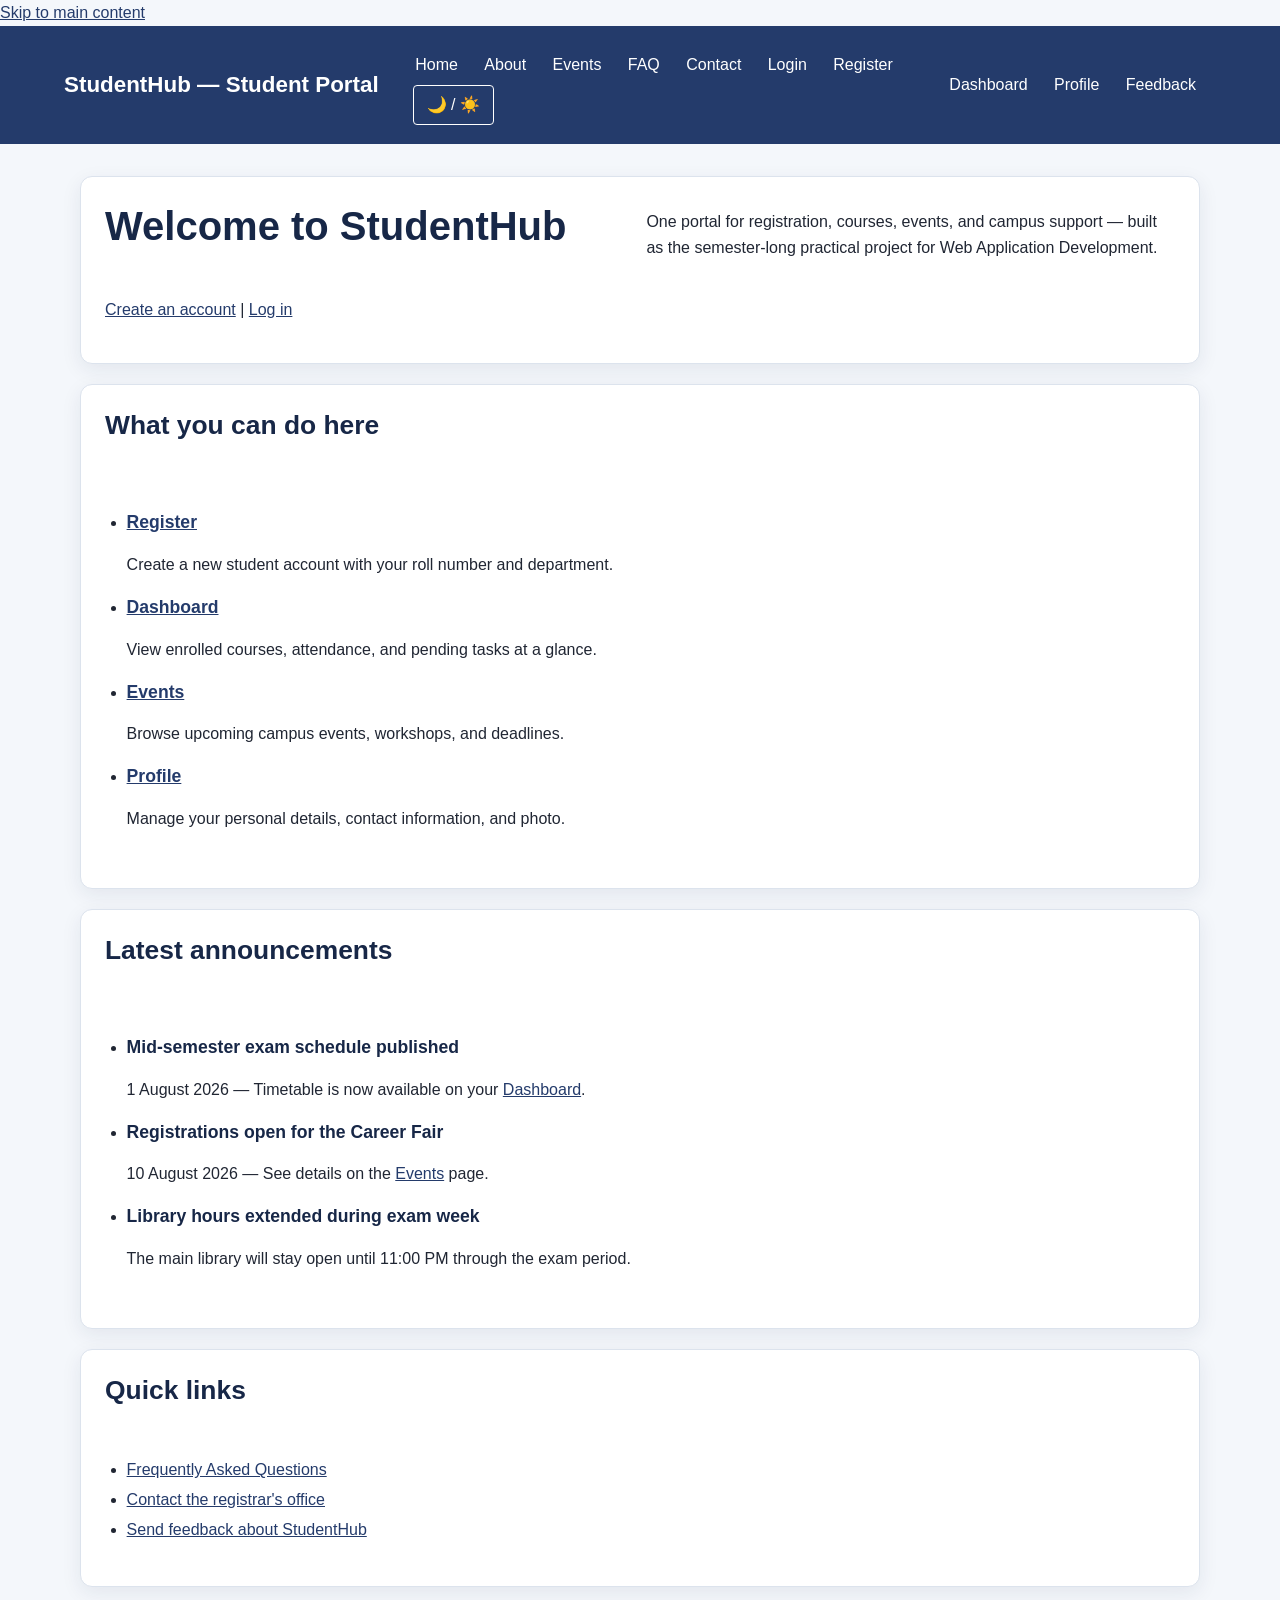
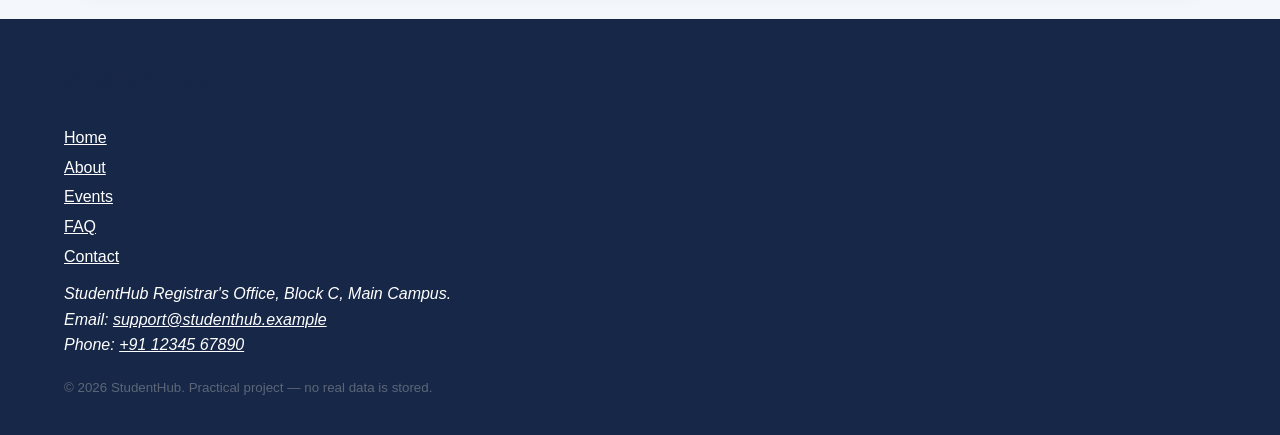
<file: index.html>
<!DOCTYPE html>
<html lang="en">
<head>
  <meta charset="UTF-8">
<meta name="viewport" content="width=device-width, initial-scale=1.0">
  <title>StudentHub | Home</title>
  <meta name="description" content="StudentHub is the semester-long student portal for course registration, events, profiles, and support.">
  <link rel="stylesheet" href="style.css">
</head>
<body>

  <a href="#main">Skip to main content</a>

  <header>
    <p><strong>StudentHub</strong> &mdash; Student Portal</p>
    <nav aria-label="Primary">
    <!-- Hamburger Menu Button -->
    <button id="hamburger" aria-label="Toggle navigation">☰</button>

    <ul>
        <li><a href="index.html">Home</a></li>
        <li><a href="about.html">About</a></li>
        <li><a href="events.html">Events</a></li>
        <li><a href="faq.html">FAQ</a></li>
        <li><a href="contact.html">Contact</a></li>
        <li><a href="login.html">Login</a></li>
        <li><a href="register.html">Register</a></li>
    </ul>

    <!-- Theme Switcher Button -->
    <button id="theme-toggle" aria-label="Toggle dark mode">🌙 / ☀️</button>
</nav>
    <nav aria-label="Student Portal">
      <ul>
        <li><a href="dashboard.html">Dashboard</a></li>
        <li><a href="profile.html">Profile</a></li>
        <li><a href="feedback.html">Feedback</a></li>
      </ul>
    </nav>
  </header>

  <main id="main">

    <section aria-labelledby="hero-heading">
      <h1 id="hero-heading">Welcome to StudentHub</h1>
      <p>One portal for registration, courses, events, and campus support &mdash; built as the semester-long practical project for Web Application Development.</p>
      <p>
        <a href="register.html">Create an account</a> |
        <a href="login.html">Log in</a>
      </p>
    </section>

    <section aria-labelledby="highlights-heading">
      <h2 id="highlights-heading">What you can do here</h2>
      <ul>
        <li>
          <h3><a href="register.html">Register</a></h3>
          <p>Create a new student account with your roll number and department.</p>
        </li>
        <li>
          <h3><a href="dashboard.html">Dashboard</a></h3>
          <p>View enrolled courses, attendance, and pending tasks at a glance.</p>
        </li>
        <li>
          <h3><a href="events.html">Events</a></h3>
          <p>Browse upcoming campus events, workshops, and deadlines.</p>
        </li>
        <li>
          <h3><a href="profile.html">Profile</a></h3>
          <p>Manage your personal details, contact information, and photo.</p>
        </li>
      </ul>
    </section>

    <section aria-labelledby="announcements-heading">
      <h2 id="announcements-heading">Latest announcements</h2>
      <ul>
        <li>
          <h3>Mid-semester exam schedule published</h3>
          <p><time datetime="2026-08-01">1 August 2026</time> &mdash; Timetable is now available on your <a href="dashboard.html">Dashboard</a>.</p>
        </li>
        <li>
          <h3>Registrations open for the Career Fair</h3>
          <p><time datetime="2026-08-10">10 August 2026</time> &mdash; See details on the <a href="events.html">Events</a> page.</p>
        </li>
        <li>
          <h3>Library hours extended during exam week</h3>
          <p>The main library will stay open until 11:00 PM through the exam period.</p>
        </li>
      </ul>
    </section>

    <section aria-labelledby="quick-links-heading">
      <h2 id="quick-links-heading">Quick links</h2>
      <ul>
        <li><a href="faq.html">Frequently Asked Questions</a></li>
        <li><a href="contact.html">Contact the registrar's office</a></li>
        <li><a href="feedback.html">Send feedback about StudentHub</a></li>
      </ul>
    </section>

  </main>

  <footer>
    <h2>StudentHub</h2>
    <nav aria-label="Footer">
      <ul>
        <li><a href="index.html">Home</a></li>
        <li><a href="about.html">About</a></li>
        <li><a href="events.html">Events</a></li>
        <li><a href="faq.html">FAQ</a></li>
        <li><a href="contact.html">Contact</a></li>
      </ul>
    </nav>
    <address>
      StudentHub Registrar's Office, Block C, Main Campus.<br>
      Email: <a href="mailto:support@studenthub.example">support@studenthub.example</a><br>
      Phone: <a href="tel:+911234567890">+91 12345 67890</a>
    </address>
    <p><small>&copy; 2026 StudentHub. Practical project &mdash; no real data is stored.</small></p>
  </footer>
<script src="script.js"></script>
</body>
</html>
</file>
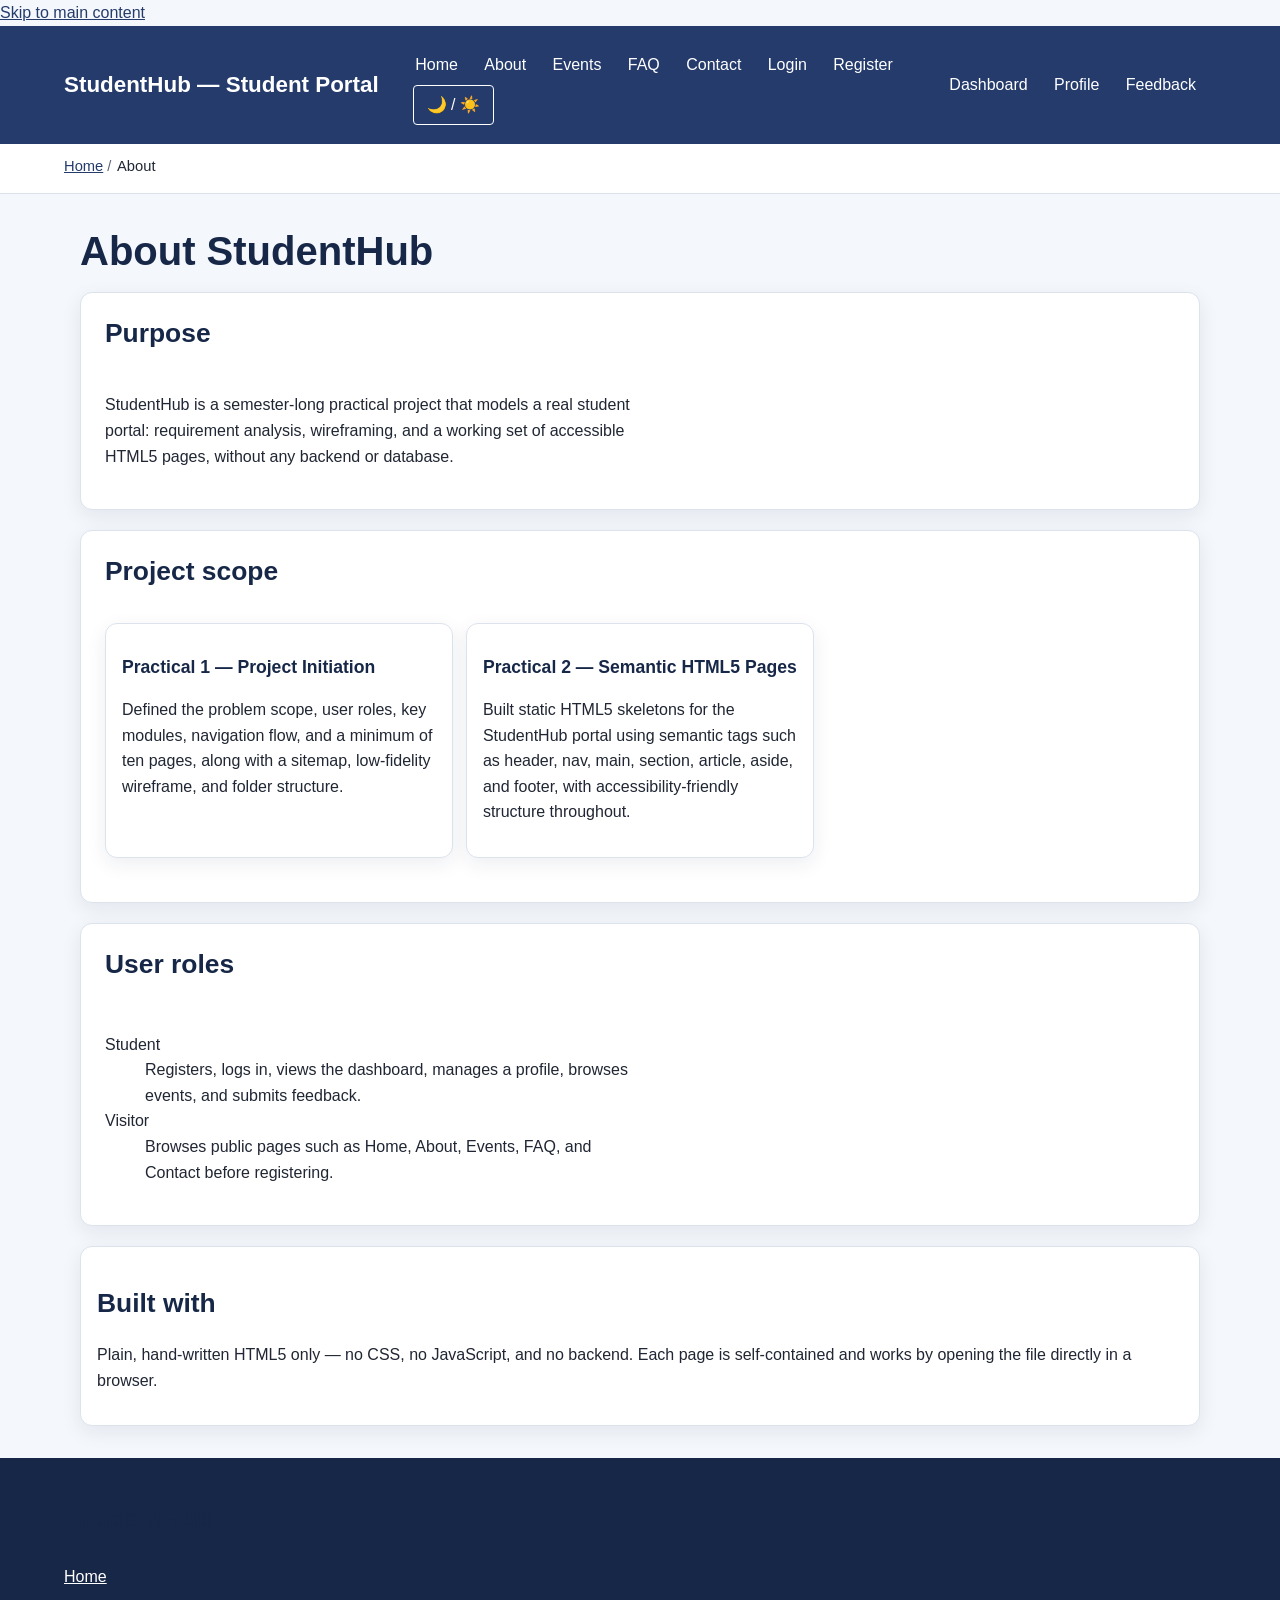
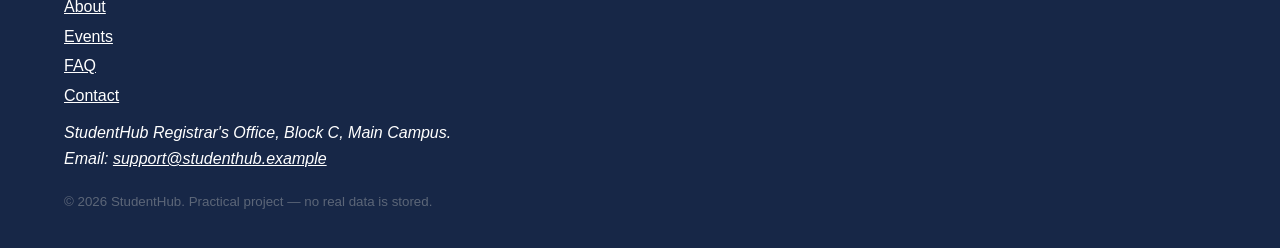
<file: about.html>
<!DOCTYPE html>
<html lang="en">
<head>
  <meta charset="UTF-8">
<meta name="viewport" content="width=device-width, initial-scale=1.0">
  <title>About | StudentHub</title>
  <link rel="stylesheet" href="style.css">
  <meta name="description" content="Learn about the StudentHub project, its scope, and its goals.">
</head>
<body>

  <a href="#main">Skip to main content</a>

  <header>
    <p><strong>StudentHub</strong> &mdash; Student Portal</p>
    <nav aria-label="Primary">
    <!-- Hamburger Menu Button -->
    <button id="hamburger" aria-label="Toggle navigation">☰</button>

    <ul>
        <li><a href="index.html">Home</a></li>
        <li><a href="about.html">About</a></li>
        <li><a href="events.html">Events</a></li>
        <li><a href="faq.html">FAQ</a></li>
        <li><a href="contact.html">Contact</a></li>
        <li><a href="login.html">Login</a></li>
        <li><a href="register.html">Register</a></li>
    </ul>

    <!-- Theme Switcher Button -->
    <button id="theme-toggle" aria-label="Toggle dark mode">🌙 / ☀️</button>
</nav>
    <nav aria-label="Student Portal">
      <ul>
        <li><a href="dashboard.html">Dashboard</a></li>
        <li><a href="profile.html">Profile</a></li>
        <li><a href="feedback.html">Feedback</a></li>
      </ul>
    </nav>
  </header>

  <nav aria-label="Breadcrumb">
    <ol>
      <li><a href="index.html">Home</a></li>
      <li aria-current="page">About</li>
    </ol>
  </nav>

  <main id="main">

    <h1>About StudentHub</h1>

    <section aria-labelledby="purpose-heading">
      <h2 id="purpose-heading">Purpose</h2>
      <p>StudentHub is a semester-long practical project that models a real student portal: requirement analysis, wireframing, and a working set of accessible HTML5 pages, without any backend or database.</p>
    </section>

    <section aria-labelledby="scope-heading">
      <h2 id="scope-heading">Project scope</h2>
      <article>
        <h3>Practical 1 &mdash; Project Initiation</h3>
        <p>Defined the problem scope, user roles, key modules, navigation flow, and a minimum of ten pages, along with a sitemap, low-fidelity wireframe, and folder structure.</p>
      </article>
      <article>
        <h3>Practical 2 &mdash; Semantic HTML5 Pages</h3>
        <p>Built static HTML5 skeletons for the StudentHub portal using semantic tags such as header, nav, main, section, article, aside, and footer, with accessibility-friendly structure throughout.</p>
      </article>
    </section>

    <section aria-labelledby="roles-heading">
      <h2 id="roles-heading">User roles</h2>
      <dl>
        <dt>Student</dt>
        <dd>Registers, logs in, views the dashboard, manages a profile, browses events, and submits feedback.</dd>
        <dt>Visitor</dt>
        <dd>Browses public pages such as Home, About, Events, FAQ, and Contact before registering.</dd>
      </dl>
    </section>

    <aside aria-labelledby="tech-heading">
      <h2 id="tech-heading">Built with</h2>
      <p>Plain, hand-written HTML5 only &mdash; no CSS, no JavaScript, and no backend. Each page is self-contained and works by opening the file directly in a browser.</p>
    </aside>

  </main>

  <footer>
    <h2>StudentHub</h2>
    <nav aria-label="Footer">
      <ul>
        <li><a href="index.html">Home</a></li>
        <li><a href="about.html">About</a></li>
        <li><a href="events.html">Events</a></li>
        <li><a href="faq.html">FAQ</a></li>
        <li><a href="contact.html">Contact</a></li>
      </ul>
    </nav>
    <address>
      StudentHub Registrar's Office, Block C, Main Campus.<br>
      Email: <a href="mailto:support@studenthub.example">support@studenthub.example</a>
    </address>
    <p><small>&copy; 2026 StudentHub. Practical project &mdash; no real data is stored.</small></p>
  </footer>
<script src="script.js"></script>
</body>
</html>
</file>
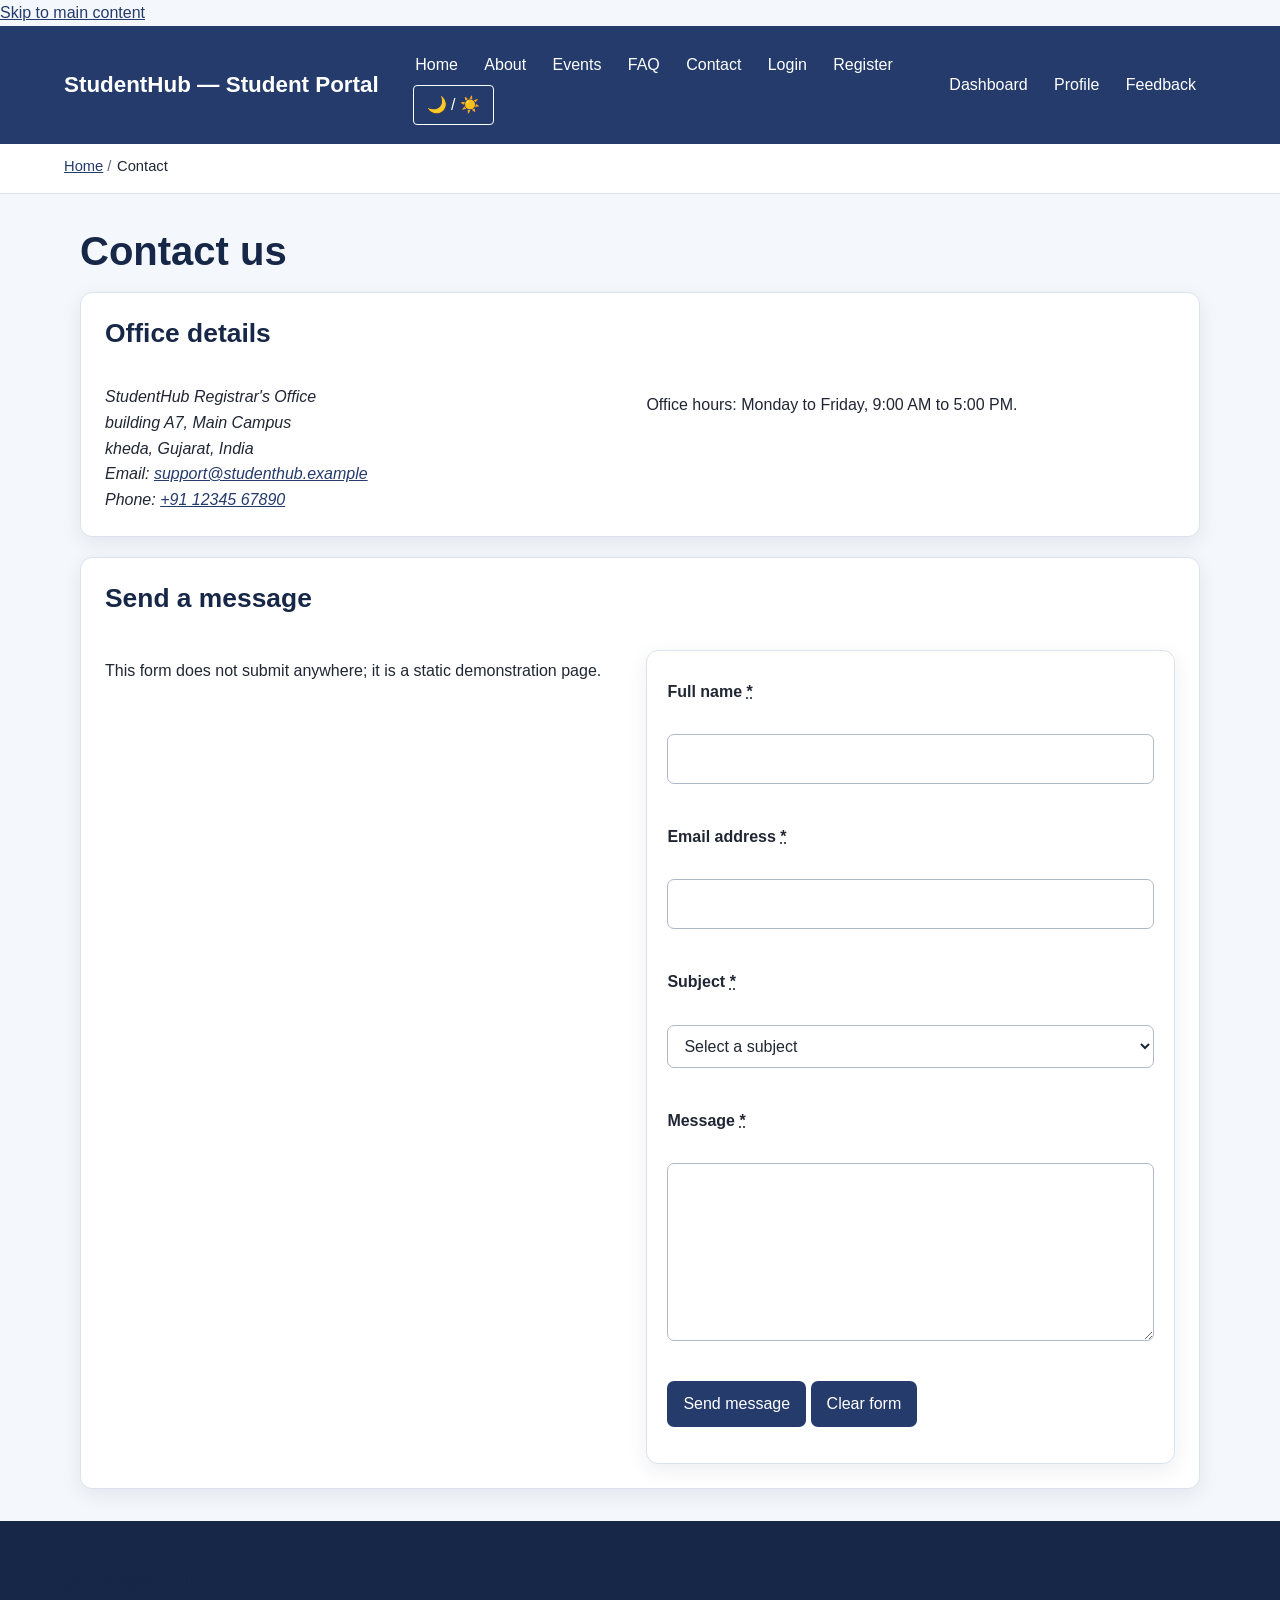
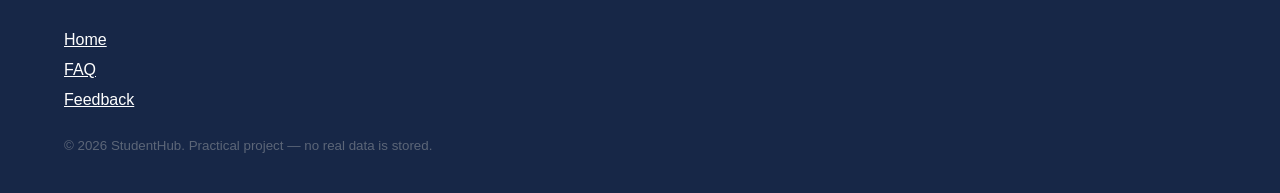
<file: contact.html>
<!DOCTYPE html>
<html lang="en">
<head>
  <meta charset="UTF-8">
<meta name="viewport" content="width=device-width, initial-scale=1.0">
  <title>Contact | StudentHub</title>
  <link rel="stylesheet" href="style.css">
  <meta name="description" content="Contact the StudentHub registrar's office and support team.">
</head>
<body>

  <a href="#main">Skip to main content</a>

  <header>
    <p><strong>StudentHub</strong> &mdash; Student Portal</p>
    <nav aria-label="Primary">
    <!-- Hamburger Menu Button -->
    <button id="hamburger" aria-label="Toggle navigation">☰</button>

    <ul>
        <li><a href="index.html">Home</a></li>
        <li><a href="about.html">About</a></li>
        <li><a href="events.html">Events</a></li>
        <li><a href="faq.html">FAQ</a></li>
        <li><a href="contact.html">Contact</a></li>
        <li><a href="login.html">Login</a></li>
        <li><a href="register.html">Register</a></li>
    </ul>

    <!-- Theme Switcher Button -->
    <button id="theme-toggle" aria-label="Toggle dark mode">🌙 / ☀️</button>
</nav>
    <nav aria-label="Student Portal">
      <ul>
        <li><a href="dashboard.html">Dashboard</a></li>
        <li><a href="profile.html">Profile</a></li>
        <li><a href="feedback.html">Feedback</a></li>
      </ul>
    </nav>
  </header>

  <nav aria-label="Breadcrumb">
    <ol>
      <li><a href="index.html">Home</a></li>
      <li aria-current="page">Contact</li>
    </ol>
  </nav>

  <main id="main">

    <h1>Contact us</h1>

    <section aria-labelledby="details-heading">
      <h2 id="details-heading">Office details</h2>
      <address>
        StudentHub Registrar's Office<br>
        building A7, Main Campus<br>
        kheda, Gujarat, India<br>
        Email: <a href="mailto:support@studenthub.example">support@studenthub.example</a><br>
        Phone: <a href="tel:+911234567890">+91 12345 67890</a>
      </address>
      <p>Office hours: Monday to Friday, 9:00 AM to 5:00 PM.</p>
    </section>

    <section aria-labelledby="form-heading">
      <h2 id="form-heading">Send a message</h2>
      <p>This form does not submit anywhere; it is a static demonstration page.</p>

      <form action="#" method="post">
        <p>
          <label for="c-name">Full name <abbr title="required">*</abbr></label><br>
          <input type="text" id="c-name" name="name" autocomplete="name" required>
        </p>

        <p>
          <label for="c-email">Email address <abbr title="required">*</abbr></label><br>
          <input type="email" id="c-email" name="email" autocomplete="email" required>
        </p>

        <p>
          <label for="c-subject">Subject <abbr title="required">*</abbr></label><br>
          <select id="c-subject" name="subject" required>
            <option value="">Select a subject</option>
            <option value="admissions">Admissions</option>
            <option value="technical">Technical support</option>
            <option value="fees">Fees &amp; payments</option>
            <option value="other">Other</option>
          </select>
        </p>

        <p>
          <label for="c-message">Message <abbr title="required">*</abbr></label><br>
          <textarea id="c-message" name="message" rows="6" cols="50" required></textarea>
        </p>

        <p>
          <button type="submit">Send message</button>
          <button type="reset">Clear form</button>
        </p>
      </form>
    </section>

  </main>

  <footer>
    <h2>StudentHub</h2>
    <nav aria-label="Footer">
      <ul>
        <li><a href="index.html">Home</a></li>
        <li><a href="faq.html">FAQ</a></li>
        <li><a href="feedback.html">Feedback</a></li>
      </ul>
    </nav>
    <p><small>&copy; 2026 StudentHub. Practical project &mdash; no real data is stored.</small></p>
  </footer>
<script src="script.js"></script>
</body>
</html>
</file>
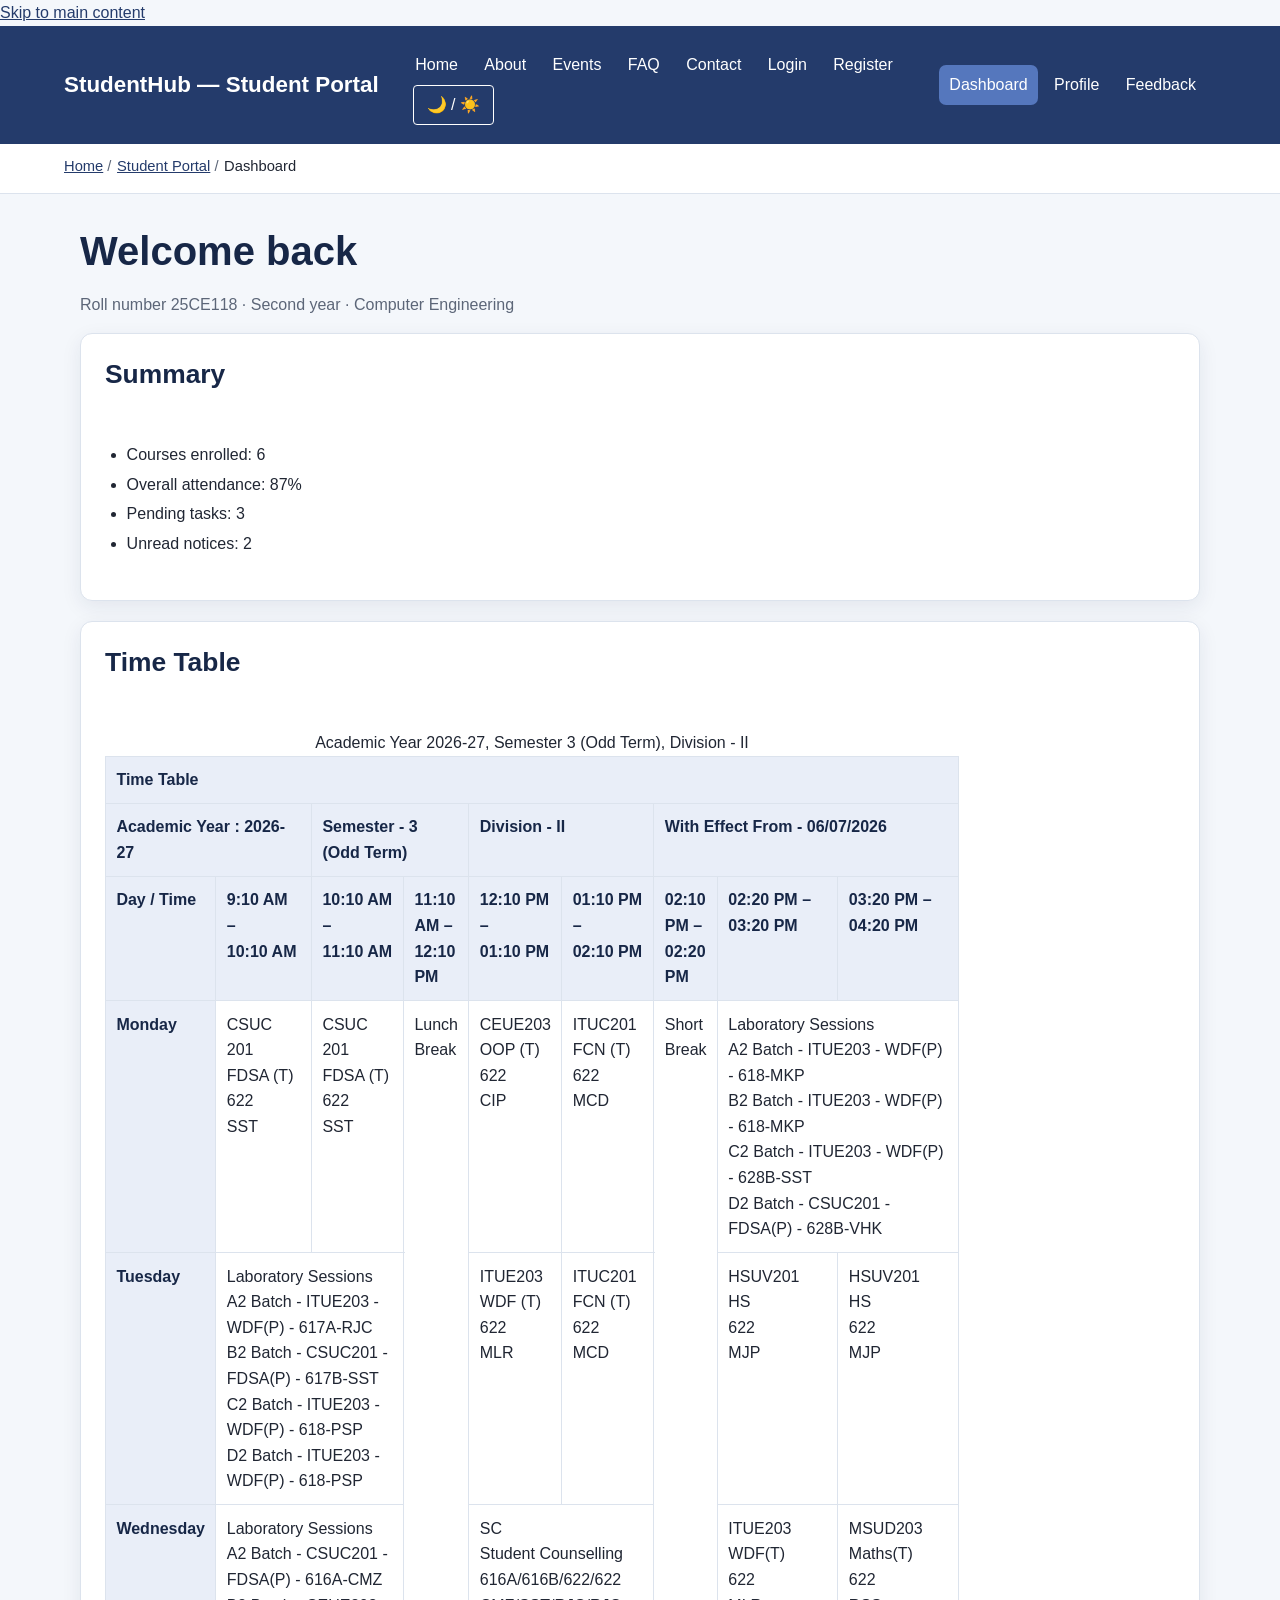
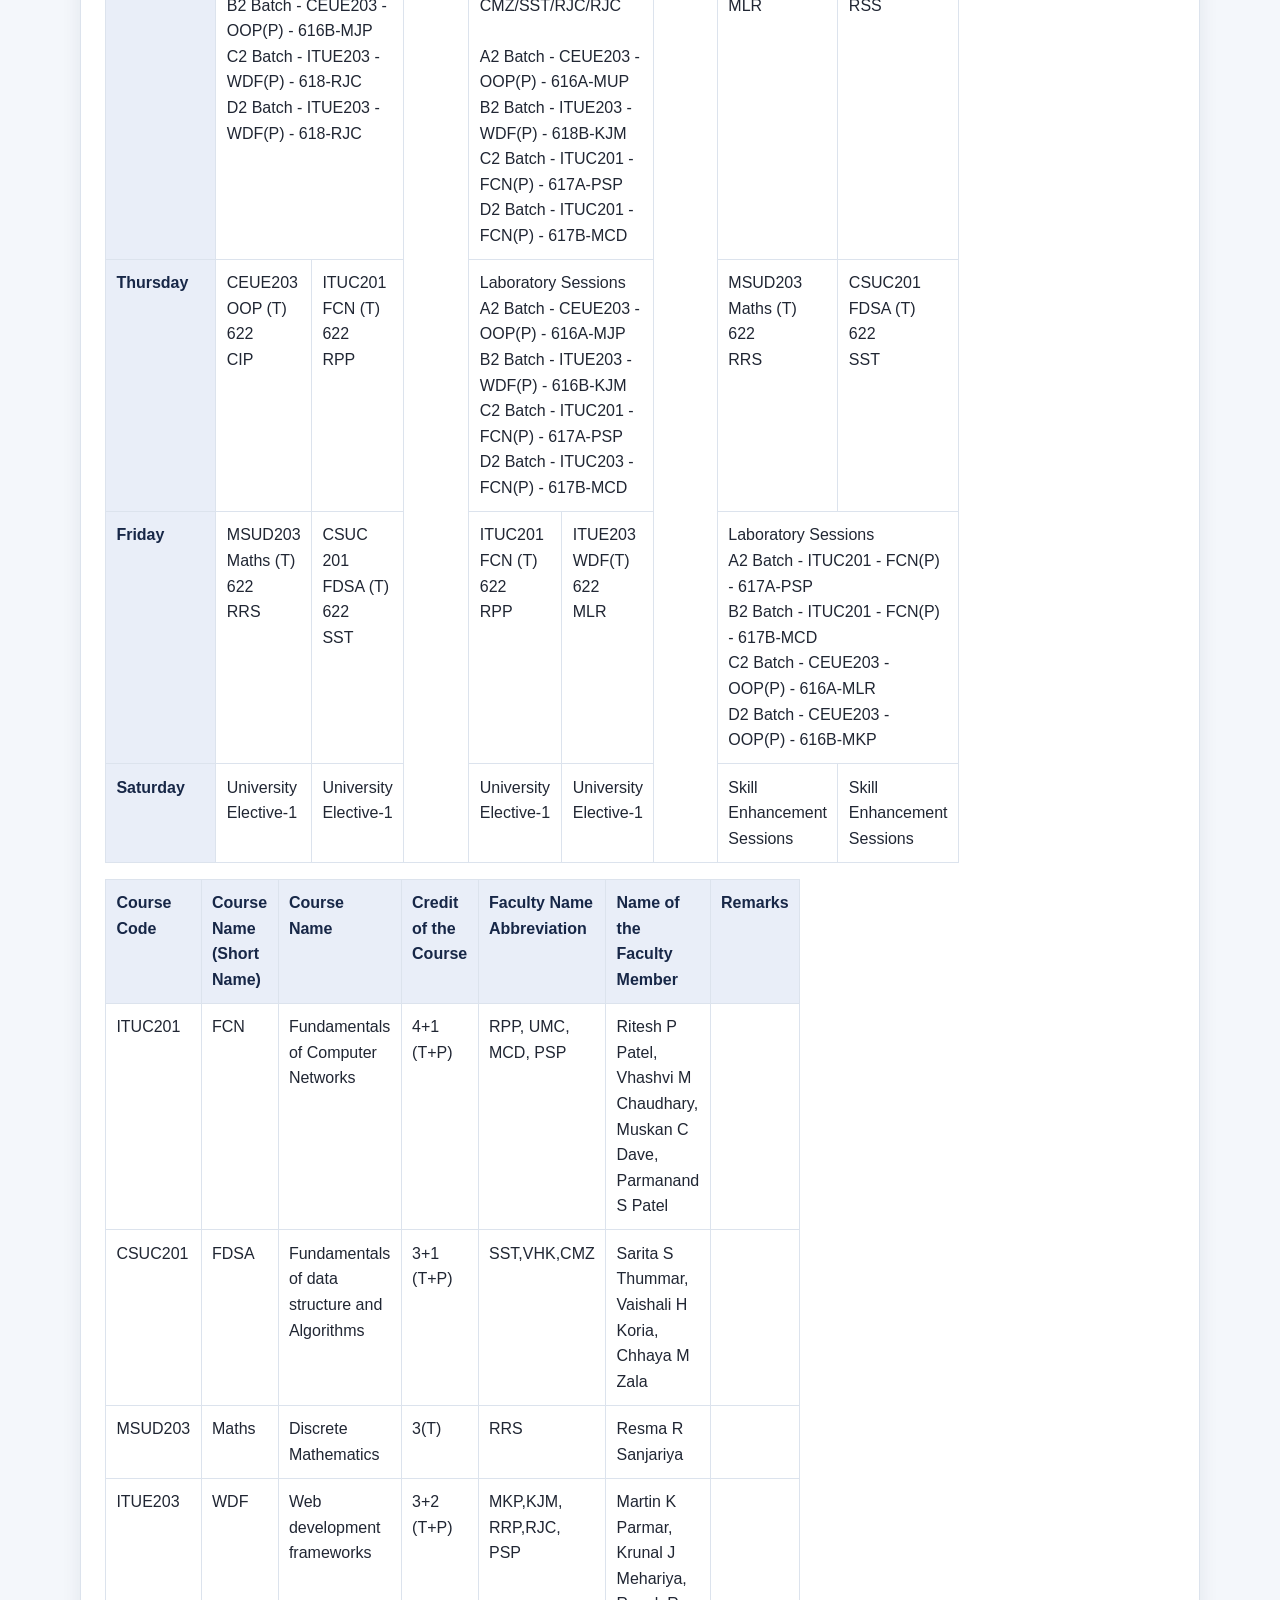
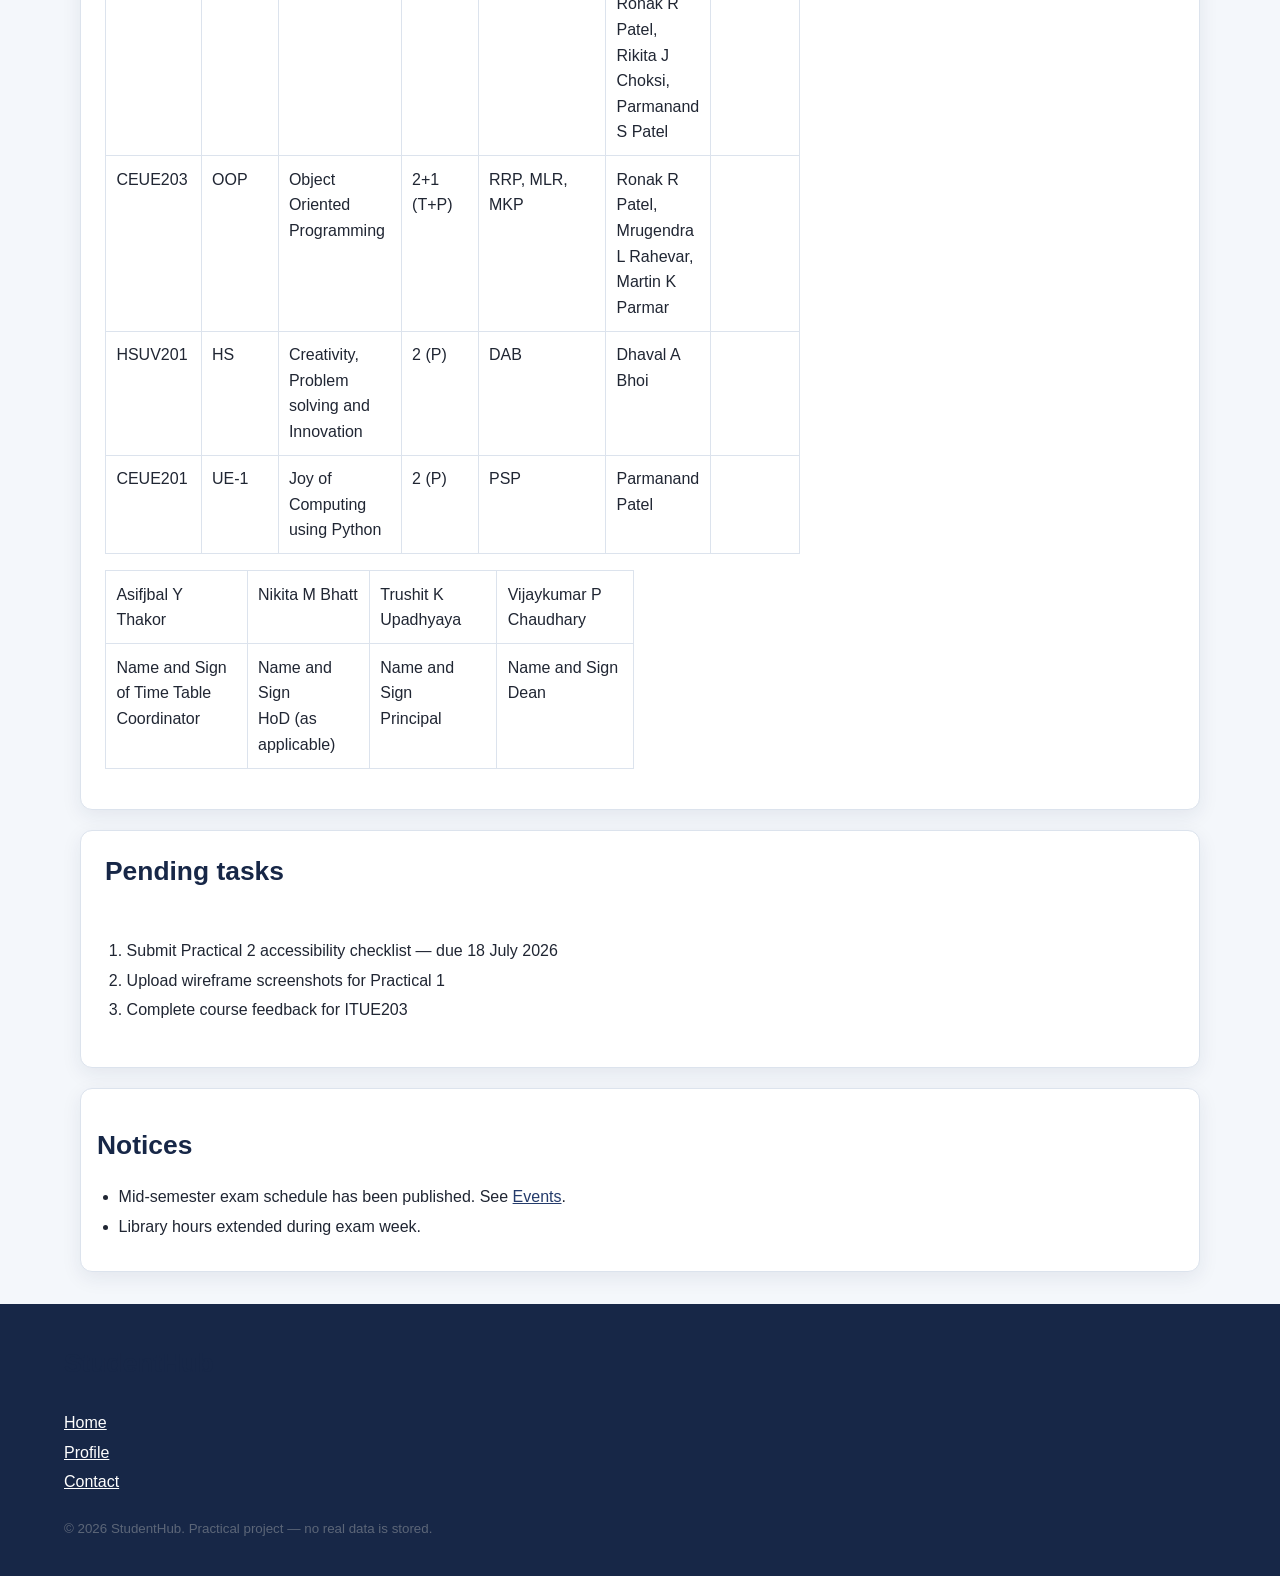
<file: dashboard.html>
<!DOCTYPE html>
<html lang="en">
<head>
  <meta charset="UTF-8">
<meta name="viewport" content="width=device-width, initial-scale=1.0">
  <title>Dashboard | StudentHub</title>
  <link rel="stylesheet" href="style.css">
  <meta name="description" content="Your StudentHub dashboard: courses, attendance, and tasks.">
</head>
<body>

  <a href="#main">Skip to main content</a>

  <header>
    <p><strong>StudentHub</strong> &mdash; Student Portal</p>
    <nav aria-label="Primary">
    <!-- Hamburger Menu Button -->
    <button id="hamburger" aria-label="Toggle navigation">☰</button>

    <ul>
        <li><a href="index.html">Home</a></li>
        <li><a href="about.html">About</a></li>
        <li><a href="events.html">Events</a></li>
        <li><a href="faq.html">FAQ</a></li>
        <li><a href="contact.html">Contact</a></li>
        <li><a href="login.html">Login</a></li>
        <li><a href="register.html">Register</a></li>
    </ul>

    <!-- Theme Switcher Button -->
    <button id="theme-toggle" aria-label="Toggle dark mode">🌙 / ☀️</button>
</nav>
    <nav aria-label="Student Portal">
      <ul>
        <li><a href="dashboard.html" aria-current="page">Dashboard</a></li>
        <li><a href="profile.html">Profile</a></li>
        <li><a href="feedback.html">Feedback</a></li>
      </ul>
    </nav>
  </header>

  <nav aria-label="Breadcrumb">
    <ol>
      <li><a href="index.html">Home</a></li>
      <li><a href="dashboard.html">Student Portal</a></li>
      <li aria-current="page">Dashboard</li>
    </ol>
  </nav>

  <main id="main">

    <h1>Welcome back</h1>
    <p>Roll number 25CE118 &middot; Second year &middot; Computer Engineering</p>

    <section aria-labelledby="summary-heading">
      <h2 id="summary-heading">Summary</h2>
      <ul>
        <li>Courses enrolled: 6</li>
        <li>Overall attendance: 87%</li>
        <li>Pending tasks: 3</li>
        <li>Unread notices: 2</li>
      </ul>
    </section>        

    <section class="timetable-section" aria-labelledby="timetable-heading">
      <h2 id="timetable-heading">Time Table</h2>

      <div class="timetable-wrap">
        <table class="official-timetable">
          <caption>Academic Year 2026-27, Semester 3 (Odd Term), Division - II</caption>
          <thead>
            <tr class="top-title">
              <th colspan="15">Time Table</th>
            </tr>
            <tr class="info-row">
              <th colspan="3">Academic Year : 2026-27</th>
              <th colspan="3">Semester - 3 (Odd Term)</th>
              <th colspan="4">Division - II</th>
              <th colspan="5">With Effect From - 06/07/2026</th>
            </tr>
            <tr>
              <th>Day / Time</th>
              <th colspan="2">9:10 AM –<br>10:10 AM</th>
              <th colspan="2">10:10 AM –<br>11:10 AM</th>
              <th>11:10 AM –<br>12:10 PM</th>
              <th colspan="2">12:10 PM –<br>01:10 PM</th>
              <th colspan="2">01:10 PM –<br>02:10 PM</th>
              <th>02:10 PM –<br>02:20 PM</th>
              <th colspan="2">02:20 PM –<br>03:20 PM</th>
              <th colspan="2">03:20 PM –<br>04:20 PM</th>
            </tr>
          </thead>
          <tbody>
            <tr>
              <th >Monday</th>
              <td colspan="2">CSUC 201<br>FDSA (T)<br>622<br>SST</td>
              <td colspan="2">CSUC 201<br>FDSA (T)<br>622<br>SST</td>
              <td rowspan="22" class="break-cell">Lunch<br>Break</td>
              <td colspan="2">CEUE203<br>OOP (T)<br>622<br>CIP</td>
              <td colspan="2">ITUC201<br>FCN (T)<br>622<br>MCD</td>
              <td rowspan="22" class="break-cell">Short<br>Break</td>
              <td colspan="4">
                <div  class="session">Laboratory Sessions</div>
                A2 Batch - ITUE203 - WDF(P) - 618-MKP<br>
                B2 Batch - ITUE203 - WDF(P) - 618-MKP<br>
                C2 Batch - ITUE203 - WDF(P) - 628B-SST<br>
                D2 Batch - CSUC201 - FDSA(P) - 628B-VHK
              </td>
            </tr>

            <tr>
              <th >Tuesday</th>
              <td colspan="4">
                <div class="session">Laboratory Sessions</div>
                A2 Batch - ITUE203 - WDF(P) - 617A-RJC<br>
                B2 Batch - CSUC201 - FDSA(P) - 617B-SST<br>
                C2 Batch - ITUE203 - WDF(P) - 618-PSP<br>
                D2 Batch - ITUE203 - WDF(P) - 618-PSP
              </td>
              <td colspan="2">ITUE203<br>WDF (T)<br>622<br>MLR</td>
              <td colspan="2">ITUC201<br>FCN (T)<br>622<br>MCD</td>
              <td colspan="2">
                HSUV201<br>HS<br>622<br>MJP
              </td>
              <td colspan="2">
                HSUV201<br>HS<br>622<br>MJP
              </td>
            </tr>

            <tr>
              <th >Wednesday</th>
              <td colspan="4">
                <div class="session">Laboratory Sessions</div>
                A2 Batch - CSUC201 - FDSA(P) - 616A-CMZ<br>
                B2 Batch - CEUE203 - OOP(P) - 616B-MJP<br>
                C2 Batch - ITUE203 - WDF(P) - 618-RJC<br>
                D2 Batch - ITUE203 - WDF(P) - 618-RJC
              </td>
              <td colspan="4">
                <div class="session">SC</div>
                Student Counselling<br>
                616A/616B/622/622<br>
                CMZ/SST/RJC/RJC<br><br>
                A2 Batch - CEUE203 - OOP(P) - 616A-MUP<br>
                B2 Batch - ITUE203 - WDF(P) - 618B-KJM<br>
                C2 Batch - ITUC201 - FCN(P) - 617A-PSP<br>
                D2 Batch - ITUC201 - FCN(P) - 617B-MCD
              </td>
              <td colspan="2">
                ITUE203<br>WDF(T)<br>622<br>MLR
              </td>
              <td colspan="2">
                MSUD203<br>Maths(T)<br>622<br>RSS
              </td>
            </tr>

            <tr>
              <th >Thursday</th>
              <td colspan="2">CEUE203<br>OOP (T)<br>622<br>CIP</td>
              <td colspan="2">ITUC201<br>FCN (T)<br>622<br>RPP</td>
              <td colspan="4">
                <div class="session">Laboratory Sessions</div>
                A2 Batch - CEUE203 - OOP(P) - 616A-MJP<br>
                B2 Batch - ITUE203 - WDF(P) - 616B-KJM<br>
                C2 Batch - ITUC201 - FCN(P) - 617A-PSP<br>
                D2 Batch - ITUC203 - FCN(P) - 617B-MCD
              </td>
              <td colspan="2">MSUD203<br>Maths (T)<br>622<br>RRS</td>
              <td colspan="2">CSUC201<br>FDSA (T)<br>622<br>SST</td>
              
            </tr>

            <tr>
              <th>Friday</th>
              <td colspan="2">MSUD203<br>Maths (T)<br>622<br>RRS</td>
              <td colspan="2">CSUC 201<br>FDSA (T)<br>622<br>SST</td>
              <td colspan="2">ITUC201<br>FCN (T)<br>622<br>RPP</td>
              <td colspan="2">ITUE203<br>WDF(T)<br>622<br>MLR</td>
             
              <td colspan="4">
                <div  class="session">Laboratory Sessions</div>
                A2 Batch - ITUC201 - FCN(P) - 617A-PSP<br>
                B2 Batch - ITUC201 - FCN(P) - 617B-MCD<br>
                C2 Batch - CEUE203 - OOP(P) - 616A-MLR<br>
                D2 Batch - CEUE203 - OOP(P) - 616B-MKP
              </td>
            </tr>

            <tr >
              <th>Saturday</th>
              <td colspan="2">University Elective-1</td>
              <td colspan="2">University Elective-1</td>
              <td colspan="2">University Elective-1</td>
              <td colspan="2">University Elective-1</td>
              <td colspan="2">Skill Enhancement<br>Sessions</td>
              <td colspan="2">Skill Enhancement<br>Sessions</td>
            </tr>
          </tbody>
        </table>

        <table class="course-details">
          <thead>
            <tr>
              <th>Course Code</th>
              <th>Course Name<br>(Short Name)</th>
              <th>Course Name</th>
              <th>Credit of the<br>Course</th>
              <th>Faculty Name<br>Abbreviation</th>
              <th>Name of the<br>Faculty Member</th>
              <th>Remarks</th>
            </tr>
          </thead>
          <tbody>
            <tr>
              <td>ITUC201</td><td>FCN</td><td>Fundamentals of Computer Networks</td><td>4+1 (T+P)</td><td>RPP, UMC, MCD, PSP</td><td>Ritesh P Patel, Vhashvi M Chaudhary,<br>Muskan C Dave, Parmanand S Patel</td><td></td>
            </tr>
            <tr>
              <td>CSUC201</td><td>FDSA</td><td>Fundamentals of data structure and Algorithms</td><td>3+1 (T+P)</td><td>SST,VHK,CMZ</td><td>Sarita S Thummar, Vaishali H Koria,<br>Chhaya M Zala</td><td></td>
            </tr>
            <tr>
              <td>MSUD203</td><td>Maths</td><td>Discrete Mathematics</td><td>3(T)</td><td>RRS</td><td>Resma R Sanjariya</td><td></td>
            </tr>
            <tr>
              <td>ITUE203</td><td>WDF</td><td>Web development frameworks</td><td>3+2 (T+P)</td><td>MKP,KJM, RRP,RJC,<br>PSP</td><td>Martin K Parmar, Krunal J Mehariya,<br>Ronak R Patel, Rikita J Choksi,<br>Parmanand S Patel</td><td></td>
            </tr>
            <tr>
              <td>CEUE203</td><td>OOP</td><td>Object Oriented Programming</td><td>2+1 (T+P)</td><td>RRP, MLR, MKP</td><td>Ronak R Patel, Mrugendra L Rahevar,<br>Martin K Parmar</td><td></td>
            </tr>
            <tr>
              <td>HSUV201</td><td>HS</td><td>Creativity, Problem solving and Innovation</td><td>2 (P)</td><td>DAB</td><td>Dhaval A Bhoi</td><td></td>
            </tr>
            <tr>
              <td>CEUE201</td><td>UE-1</td><td>Joy of Computing using Python</td><td>2 (P)</td><td>PSP</td><td>Parmanand Patel</td><td></td>
            </tr>
          </tbody>
        </table>

        <table class="signature-table">
          <tbody>
            <tr>
              <td>Asifjbal Y Thakor</td>
              <td>Nikita M Bhatt</td>
              <td>Trushit K Upadhyaya</td>
              <td>Vijaykumar P Chaudhary</td>
            </tr>
            <tr>
              <td>Name and Sign<br>of Time Table Coordinator</td>
              <td>Name and Sign<br>HoD (as applicable)</td>
              <td>Name and Sign<br>Principal</td>
              <td>Name and Sign<br>Dean</td>
            </tr>
          </tbody>
        </table>
      </div>
    </section>

    <section aria-labelledby="tasks-heading">
      <h2 id="tasks-heading">Pending tasks</h2>
      <ol>
        <li>Submit Practical 2 accessibility checklist &mdash; due 18 July 2026</li>
        <li>Upload wireframe screenshots for Practical 1</li>
        <li>Complete course feedback for ITUE203</li>
      </ol>
    </section>

    <aside aria-labelledby="notices-heading">
      <h2 id="notices-heading">Notices</h2>
      <ul>
        <li>Mid-semester exam schedule has been published. See <a href="events.html">Events</a>.</li>
        <li>Library hours extended during exam week.</li>
      </ul>
    </aside>

  </main>

  <footer>
    <h2>StudentHub</h2>
    <nav aria-label="Footer">
      <ul>
        <li><a href="index.html">Home</a></li>
        <li><a href="profile.html">Profile</a></li>
        <li><a href="contact.html">Contact</a></li>
      </ul>
    </nav>
    <p><small>&copy; 2026 StudentHub. Practical project &mdash; no real data is stored.</small></p>
  </footer>
<script src="script.js"></script>
</body>
</html>
</file>
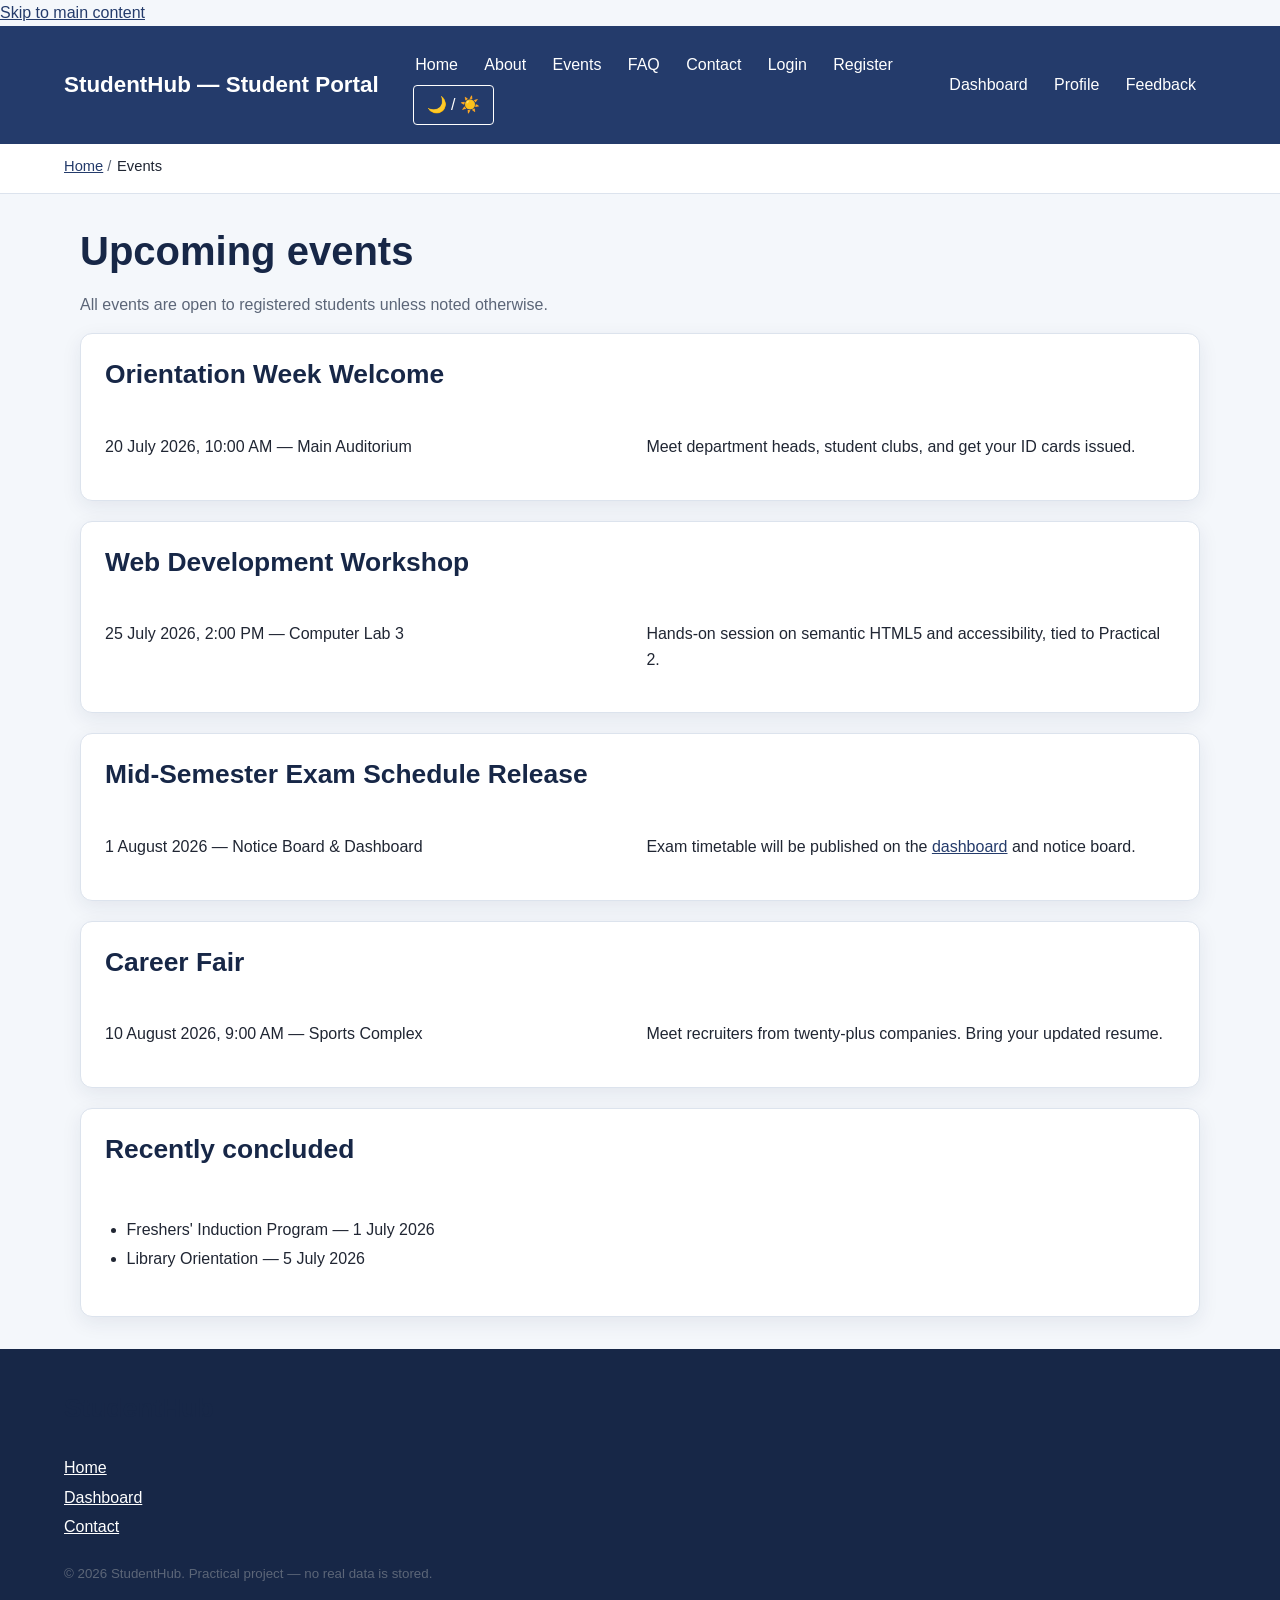
<file: events.html>
<!DOCTYPE html>
<html lang="en">
<head>
  <meta charset="UTF-8">
<meta name="viewport" content="width=device-width, initial-scale=1.0">
  <title>Events | StudentHub</title>
  <link rel="stylesheet" href="style.css">
  <meta name="description" content="Upcoming campus events, workshops, and deadlines on StudentHub.">
</head>
<body>

  <a href="#main">Skip to main content</a>

  <header>
    <p><strong>StudentHub</strong> &mdash; Student Portal</p>
    <nav aria-label="Primary">
    <!-- Hamburger Menu Button -->
    <button id="hamburger" aria-label="Toggle navigation">☰</button>

    <ul>
        <li><a href="index.html">Home</a></li>
        <li><a href="about.html">About</a></li>
        <li><a href="events.html">Events</a></li>
        <li><a href="faq.html">FAQ</a></li>
        <li><a href="contact.html">Contact</a></li>
        <li><a href="login.html">Login</a></li>
        <li><a href="register.html">Register</a></li>
    </ul>

    <!-- Theme Switcher Button -->
    <button id="theme-toggle" aria-label="Toggle dark mode">🌙 / ☀️</button>
</nav>
    <nav aria-label="Student Portal">
      <ul>
        <li><a href="dashboard.html">Dashboard</a></li>
        <li><a href="profile.html">Profile</a></li>
        <li><a href="feedback.html">Feedback</a></li>
      </ul>
    </nav>
  </header>

  <nav aria-label="Breadcrumb">
    <ol>
      <li><a href="index.html">Home</a></li>
      <li aria-current="page">Events</li>
    </ol>
  </nav>

  <main id="main">

    <h1>Upcoming events</h1>
    <p>All events are open to registered students unless noted otherwise.</p>

    <article aria-labelledby="event1-heading">
      <h2 id="event1-heading">Orientation Week Welcome</h2>
      <p>
        <time datetime="2026-07-20">20 July 2026</time>,
        <time datetime="10:00">10:00 AM</time> &mdash; Main Auditorium
      </p>
      <p>Meet department heads, student clubs, and get your ID cards issued.</p>
    </article>

    <article aria-labelledby="event2-heading">
      <h2 id="event2-heading">Web Development Workshop</h2>
      <p>
        <time datetime="2026-07-25">25 July 2026</time>,
        <time datetime="14:00">2:00 PM</time> &mdash; Computer Lab 3
      </p>
      <p>Hands-on session on semantic HTML5 and accessibility, tied to Practical 2.</p>
    </article>

    <article aria-labelledby="event3-heading">
      <h2 id="event3-heading">Mid-Semester Exam Schedule Release</h2>
      <p>
        <time datetime="2026-08-01">1 August 2026</time> &mdash; Notice Board &amp; Dashboard
      </p>
      <p>Exam timetable will be published on the <a href="dashboard.html">dashboard</a> and notice board.</p>
    </article>

    <article aria-labelledby="event4-heading">
      <h2 id="event4-heading">Career Fair</h2>
      <p>
        <time datetime="2026-08-10">10 August 2026</time>,
        <time datetime="09:00">9:00 AM</time> &mdash; Sports Complex
      </p>
      <p>Meet recruiters from twenty-plus companies. Bring your updated resume.</p>
    </article>

    <section aria-labelledby="past-heading">
      <h2 id="past-heading">Recently concluded</h2>
      <ul>
        <li>Freshers' Induction Program &mdash; 1 July 2026</li>
        <li>Library Orientation &mdash; 5 July 2026</li>
      </ul>
    </section>

  </main>

  <footer>
    <h2>StudentHub</h2>
    <nav aria-label="Footer">
      <ul>
        <li><a href="index.html">Home</a></li>
        <li><a href="dashboard.html">Dashboard</a></li>
        <li><a href="contact.html">Contact</a></li>
      </ul>
    </nav>
    <p><small>&copy; 2026 StudentHub. Practical project &mdash; no real data is stored.</small></p>
  </footer>
<script src="script.js"></script>
</body>
</html>
</file>
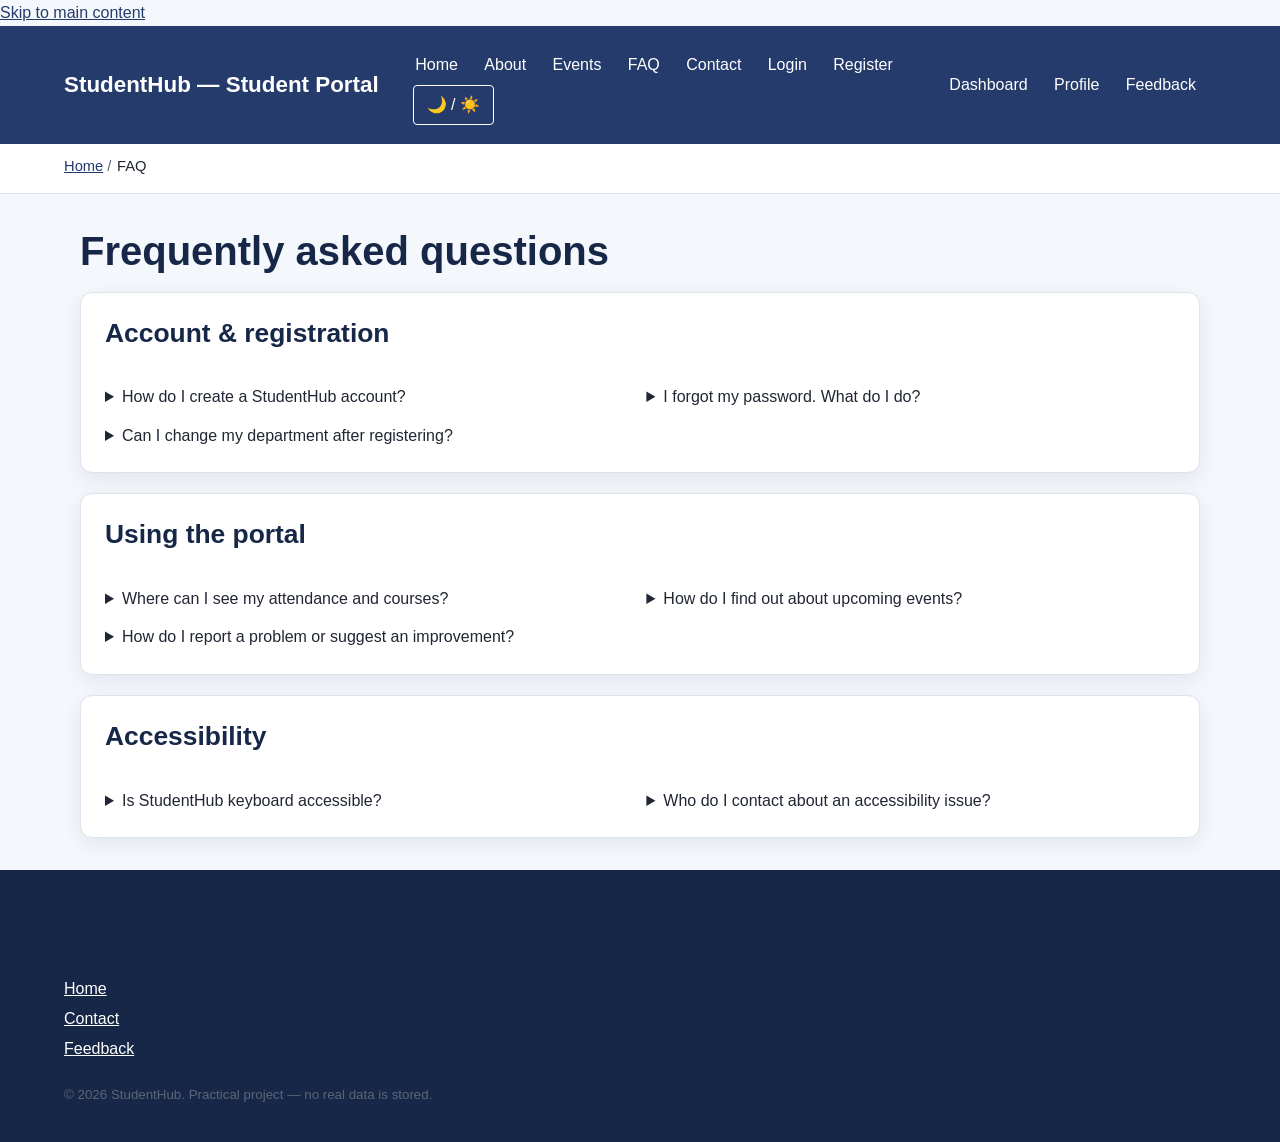
<file: faq.html>
<!DOCTYPE html>
<html lang="en">
<head>
  <meta charset="UTF-8">
<meta name="viewport" content="width=device-width, initial-scale=1.0">
  <title>FAQ | StudentHub</title>
  <link rel="stylesheet" href="style.css">
  <meta name="description" content="Frequently asked questions about StudentHub.">
</head>
<body>

  <a href="#main">Skip to main content</a>

  <header>
    <p><strong>StudentHub</strong> &mdash; Student Portal</p>
    <nav aria-label="Primary">
    <!-- Hamburger Menu Button -->
    <button id="hamburger" aria-label="Toggle navigation">☰</button>

    <ul>
        <li><a href="index.html">Home</a></li>
        <li><a href="about.html">About</a></li>
        <li><a href="events.html">Events</a></li>
        <li><a href="faq.html">FAQ</a></li>
        <li><a href="contact.html">Contact</a></li>
        <li><a href="login.html">Login</a></li>
        <li><a href="register.html">Register</a></li>
    </ul>

    <!-- Theme Switcher Button -->
    <button id="theme-toggle" aria-label="Toggle dark mode">🌙 / ☀️</button>
</nav>
    <nav aria-label="Student Portal">
      <ul>
        <li><a href="dashboard.html">Dashboard</a></li>
        <li><a href="profile.html">Profile</a></li>
        <li><a href="feedback.html">Feedback</a></li>
      </ul>
    </nav>
  </header>

  <nav aria-label="Breadcrumb">
    <ol>
      <li><a href="index.html">Home</a></li>
      <li aria-current="page">FAQ</li>
    </ol>
  </nav>

  <main id="main">

    <h1>Frequently asked questions</h1>

    <section aria-labelledby="account-heading">
      <h2 id="account-heading">Account &amp; registration</h2>

      <details>
        <summary>How do I create a StudentHub account?</summary>
        <p>Go to the <a href="register.html">Register</a> page and fill in your personal and academic details, then set a password.</p>
      </details>

      <details>
        <summary>I forgot my password. What do I do?</summary>
        <p>Use the "Forgot your password?" link on the <a href="login.html">Login</a> page, or contact support.</p>
      </details>

      <details>
        <summary>Can I change my department after registering?</summary>
        <p>Yes. Visit your <a href="profile.html">Profile</a> page and update your academic details, or contact the registrar's office.</p>
      </details>
    </section>

    <section aria-labelledby="portal-heading">
      <h2 id="portal-heading">Using the portal</h2>

      <details>
        <summary>Where can I see my attendance and courses?</summary>
        <p>Your <a href="dashboard.html">Dashboard</a> shows enrolled courses, attendance percentage, and pending tasks.</p>
      </details>

      <details>
        <summary>How do I find out about upcoming events?</summary>
        <p>The <a href="events.html">Events</a> page lists all upcoming campus events, workshops, and deadlines.</p>
      </details>

      <details>
        <summary>How do I report a problem or suggest an improvement?</summary>
        <p>Use the <a href="feedback.html">Feedback</a> page to submit comments about StudentHub.</p>
      </details>
    </section>

    <section aria-labelledby="accessibility-heading">
      <h2 id="accessibility-heading">Accessibility</h2>

      <details>
        <summary>Is StudentHub keyboard accessible?</summary>
        <p>Yes. Every page includes a skip-to-content link, semantic landmarks, and labelled form fields so the site can be navigated by keyboard and screen readers.</p>
      </details>

      <details>
        <summary>Who do I contact about an accessibility issue?</summary>
        <p>Reach out through the <a href="contact.html">Contact</a> page and select "Technical support" as the subject.</p>
      </details>
    </section>

  </main>

  <footer>
    <h2>StudentHub</h2>
    <nav aria-label="Footer">
      <ul>
        <li><a href="index.html">Home</a></li>
        <li><a href="contact.html">Contact</a></li>
        <li><a href="feedback.html">Feedback</a></li>
      </ul>
    </nav>
    <p><small>&copy; 2026 StudentHub. Practical project &mdash; no real data is stored.</small></p>
  </footer>
<script src="script.js"></script>
</body>
</html>
</file>
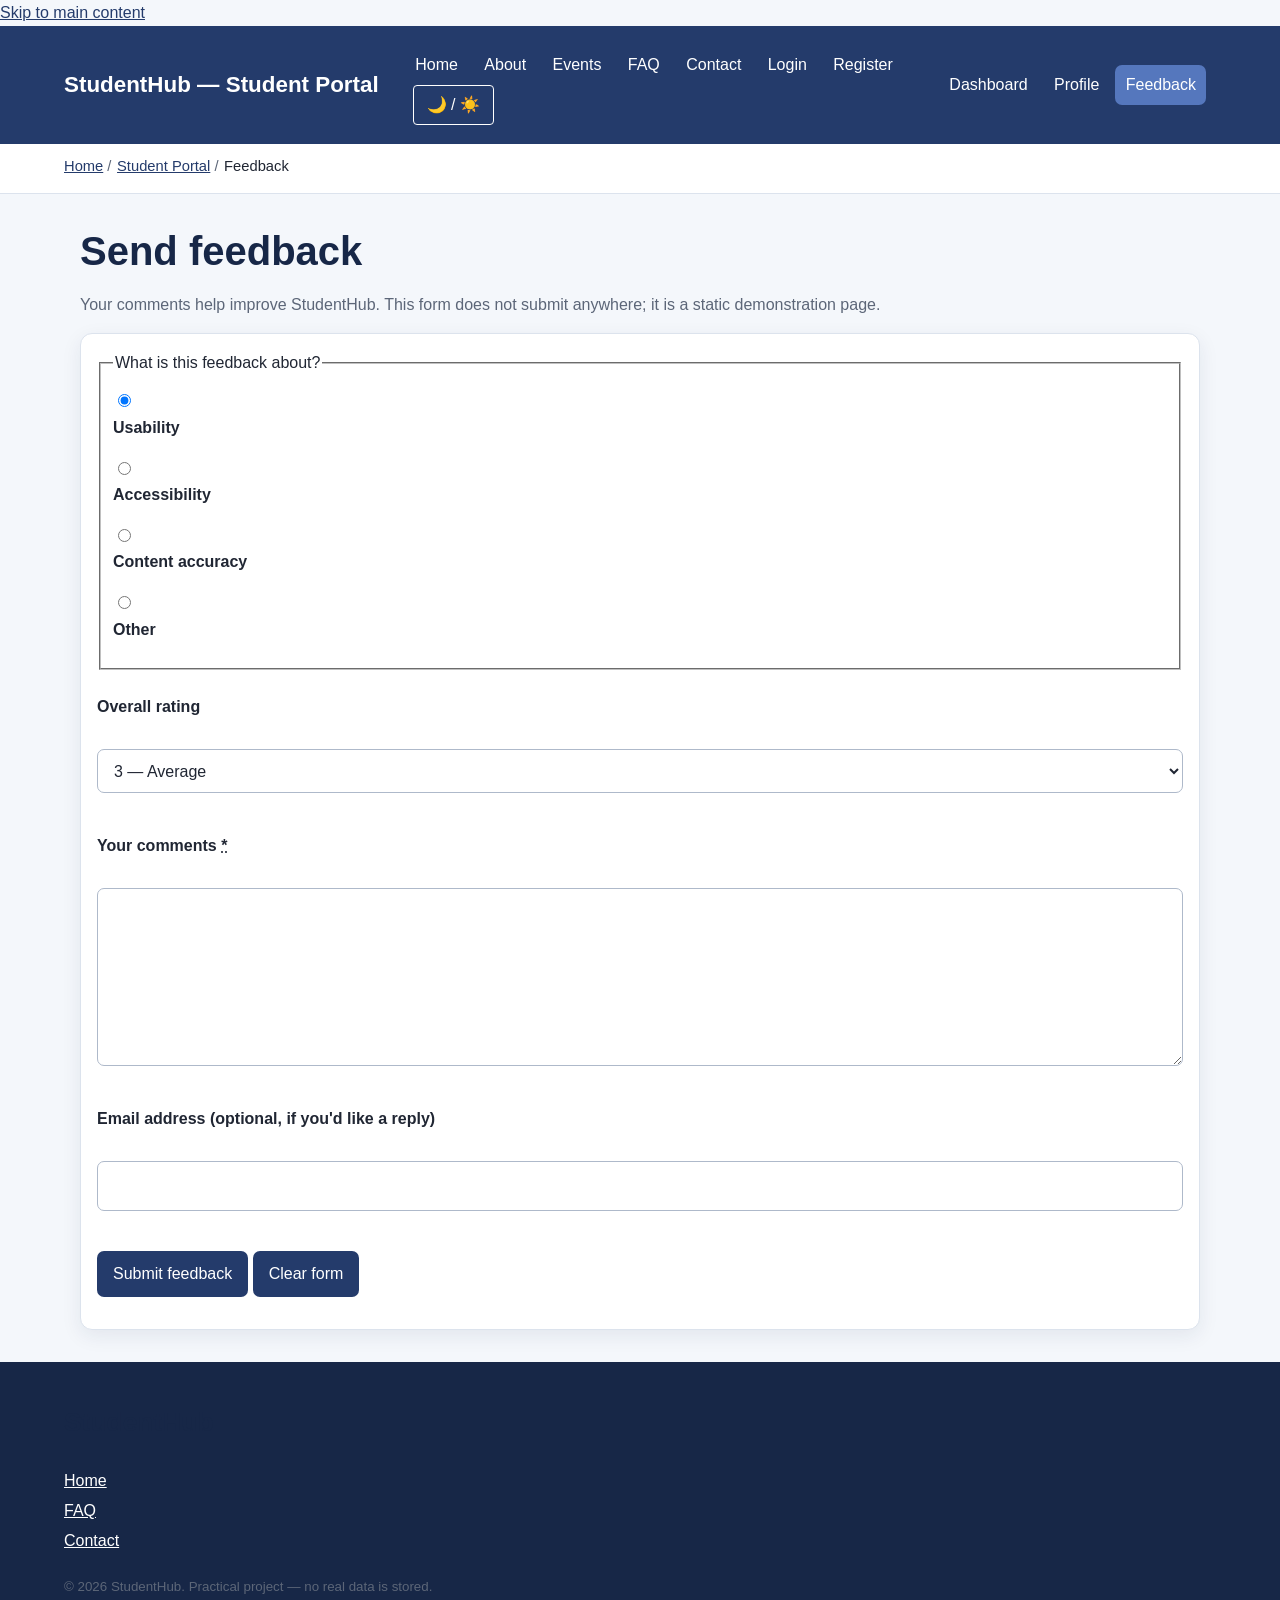
<file: feedback.html>
<!DOCTYPE html>
<html lang="en">
<head>
  <meta charset="UTF-8">
<meta name="viewport" content="width=device-width, initial-scale=1.0">
  <title>Feedback | StudentHub</title>
  <link rel="stylesheet" href="style.css">
  <meta name="description" content="Share feedback about StudentHub.">
</head>
<body>

  <a href="#main">Skip to main content</a>

  <header>
    <p><strong>StudentHub</strong> &mdash; Student Portal</p>
    <nav aria-label="Primary">
    <!-- Hamburger Menu Button -->
    <button id="hamburger" aria-label="Toggle navigation">☰</button>

    <ul>
        <li><a href="index.html">Home</a></li>
        <li><a href="about.html">About</a></li>
        <li><a href="events.html">Events</a></li>
        <li><a href="faq.html">FAQ</a></li>
        <li><a href="contact.html">Contact</a></li>
        <li><a href="login.html">Login</a></li>
        <li><a href="register.html">Register</a></li>
    </ul>

    <!-- Theme Switcher Button -->
    <button id="theme-toggle" aria-label="Toggle dark mode">🌙 / ☀️</button>
</nav>
    <nav aria-label="Student Portal">
      <ul>
        <li><a href="dashboard.html">Dashboard</a></li>
        <li><a href="profile.html">Profile</a></li>
        <li><a href="feedback.html" aria-current="page">Feedback</a></li>
      </ul>
    </nav>
  </header>

  <nav aria-label="Breadcrumb">
    <ol>
      <li><a href="index.html">Home</a></li>
      <li><a href="dashboard.html">Student Portal</a></li>
      <li aria-current="page">Feedback</li>
    </ol>
  </nav>

  <main id="main">

    <h1>Send feedback</h1>
    <p>Your comments help improve StudentHub. This form does not submit anywhere; it is a static demonstration page.</p>

    <form action="#" method="post">
      <fieldset>
        <legend>What is this feedback about?</legend>
        <p>
          <input type="radio" id="topic-usability" name="topic" value="usability" checked>
          <label for="topic-usability">Usability</label>
        </p>
        <p>
          <input type="radio" id="topic-accessibility" name="topic" value="accessibility">
          <label for="topic-accessibility">Accessibility</label>
        </p>
        <p>
          <input type="radio" id="topic-content" name="topic" value="content">
          <label for="topic-content">Content accuracy</label>
        </p>
        <p>
          <input type="radio" id="topic-other" name="topic" value="other">
          <label for="topic-other">Other</label>
        </p>
      </fieldset>

      <p>
        <label for="f-rating">Overall rating</label><br>
        <select id="f-rating" name="rating">
          <option value="5">5 &mdash; Excellent</option>
          <option value="4">4 &mdash; Good</option>
          <option value="3" selected>3 &mdash; Average</option>
          <option value="2">2 &mdash; Poor</option>
          <option value="1">1 &mdash; Very poor</option>
        </select>
      </p>

      <p>
        <label for="f-comments">Your comments <abbr title="required">*</abbr></label><br>
        <textarea id="f-comments" name="comments" rows="6" cols="50" required></textarea>
      </p>

      <p>
        <label for="f-email">Email address (optional, if you'd like a reply)</label><br>
        <input type="email" id="f-email" name="email" autocomplete="email">
      </p>

      <p>
        <button type="submit">Submit feedback</button>
        <button type="reset">Clear form</button>
      </p>
    </form>

  </main>

  <footer>
    <h2>StudentHub</h2>
    <nav aria-label="Footer">
      <ul>
        <li><a href="index.html">Home</a></li>
        <li><a href="faq.html">FAQ</a></li>
        <li><a href="contact.html">Contact</a></li>
      </ul>
    </nav>
    <p><small>&copy; 2026 StudentHub. Practical project &mdash; no real data is stored.</small></p>
  </footer>
<script src="script.js"></script>
</body>
</html>
</file>
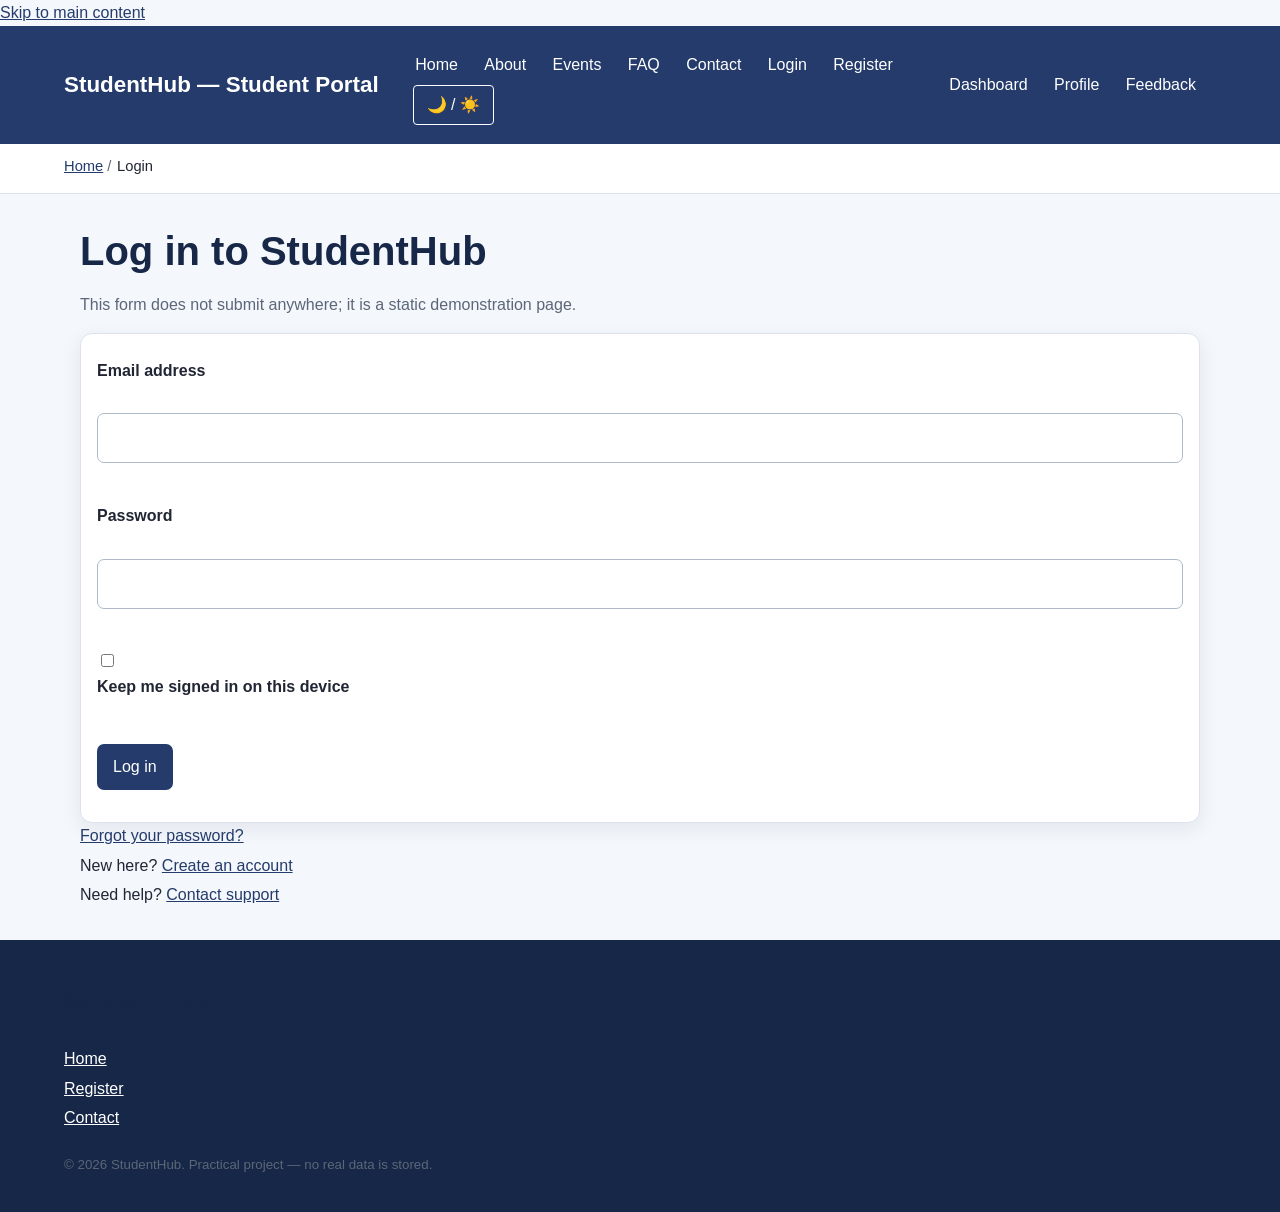
<file: login.html>
<!DOCTYPE html>
<html lang="en">
<head>
  <meta charset="UTF-8">
<meta name="viewport" content="width=device-width, initial-scale=1.0">
  <title>Login | StudentHub</title>
  <link rel="stylesheet" href="style.css">
  <meta name="description" content="Log in to your StudentHub account.">
</head>
<body>

  <a href="#main">Skip to main content</a>

  <header>
    <p><strong>StudentHub</strong> &mdash; Student Portal</p>
    <nav aria-label="Primary">
    <!-- Hamburger Menu Button -->
    <button id="hamburger" aria-label="Toggle navigation">☰</button>

    <ul>
        <li><a href="index.html">Home</a></li>
        <li><a href="about.html">About</a></li>
        <li><a href="events.html">Events</a></li>
        <li><a href="faq.html">FAQ</a></li>
        <li><a href="contact.html">Contact</a></li>
        <li><a href="login.html">Login</a></li>
        <li><a href="register.html">Register</a></li>
    </ul>

    <!-- Theme Switcher Button -->
    <button id="theme-toggle" aria-label="Toggle dark mode">🌙 / ☀️</button>
</nav>
    <nav aria-label="Student Portal">
      <ul>
        <li><a href="dashboard.html">Dashboard</a></li>
        <li><a href="profile.html">Profile</a></li>
        <li><a href="feedback.html">Feedback</a></li>
      </ul>
    </nav>
  </header>

  <nav aria-label="Breadcrumb">
    <ol>
      <li><a href="index.html">Home</a></li>
      <li aria-current="page">Login</li>
    </ol>
  </nav>

  <main id="main">

    <h1>Log in to StudentHub</h1>
    <p>This form does not submit anywhere; it is a static demonstration page.</p>

    <form action="#" method="post">
      <p>
        <label for="login-email">Email address</label><br>
        <input type="email" id="login-email" name="email" autocomplete="email" required>
      </p>

      <p>
        <label for="login-password">Password</label><br>
        <input type="password" id="login-password" name="password" autocomplete="current-password" required>
      </p>

      <p>
        <input type="checkbox" id="remember" name="remember">
        <label for="remember">Keep me signed in on this device</label>
      </p>

      <p>
        <button type="submit">Log in</button>
      </p>
    </form>

    <nav aria-label="Login help links">
      <ul>
        <li><a href="#">Forgot your password?</a></li>
        <li>New here? <a href="register.html">Create an account</a></li>
        <li>Need help? <a href="contact.html">Contact support</a></li>
      </ul>
    </nav>

  </main>

  <footer>
    <h2>StudentHub</h2>
    <nav aria-label="Footer">
      <ul>
        <li><a href="index.html">Home</a></li>
        <li><a href="register.html">Register</a></li>
        <li><a href="contact.html">Contact</a></li>
      </ul>
    </nav>
    <p><small>&copy; 2026 StudentHub. Practical project &mdash; no real data is stored.</small></p>
  </footer>
<script src="script.js"></script>
</body>
</html>
</file>
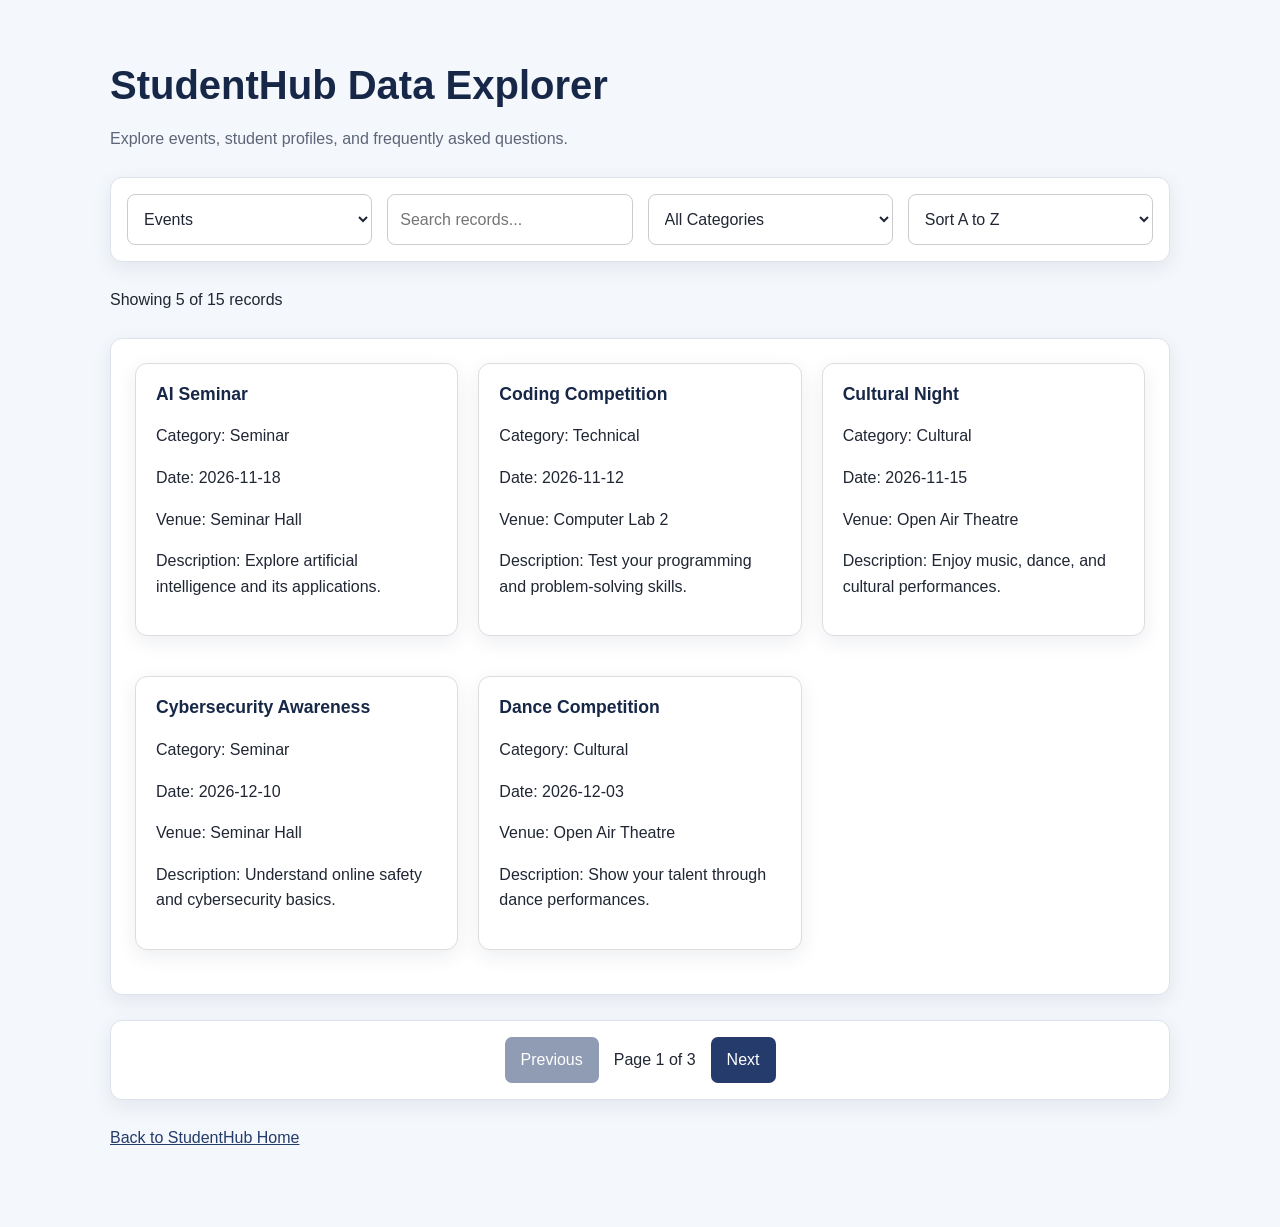
<file: practical6.html>
<!DOCTYPE html>
<html lang="en">
<head>
    <meta charset="UTF-8">
    <meta name="viewport" content="width=device-width, initial-scale=1.0">
    <title>StudentHub | Practical 6</title>
    <link rel="stylesheet" href="style.css">
    <style>
        .practical6-container {
            max-width: 1100px;
            margin: 40px auto;
            padding: 20px;
        }

        .practical6-controls {
            display: grid;
            grid-template-columns: repeat(auto-fit, minmax(200px, 1fr));
            gap: 15px;
            margin: 25px 0;
        }

        .practical6-controls input,
        .practical6-controls select {
            width: 100%;
            padding: 12px;
            border: 1px solid #ccc;
            border-radius: 8px;
            font: inherit;
        }

        .practical6-grid {
            display: grid;
            grid-template-columns: repeat(auto-fit, minmax(240px, 1fr));
            gap: 20px;
            margin: 25px 0;
        }

        .practical6-card {
            padding: 20px;
            border: 1px solid #ddd;
            border-radius: 12px;
            overflow-wrap: anywhere;
        }

        .practical6-card h3 {
            margin-top: 0;
        }

        .practical6-pagination {
            display: flex;
            align-items: center;
            justify-content: center;
            flex-wrap: wrap;
            gap: 15px;
            margin: 25px 0;
        }

        .practical6-pagination button {
            padding: 10px 18px;
            border: none;
            border-radius: 8px;
            cursor: pointer;
        }

        .practical6-pagination button:disabled {
            opacity: 0.5;
            cursor: not-allowed;
        }

        #loading,
        #error {
            margin: 20px 0;
        }

        #error {
            color: #c62828;
        }

        @media (max-width: 480px) {
            .practical6-container {
                margin: 15px auto;
                padding: 12px;
            }
        }
    </style>
</head>
<body>
    <main class="practical6-container">
        <h1>StudentHub Data Explorer</h1>
        <p>Explore events, student profiles, and frequently asked questions.</p>

        <div class="practical6-controls">
            <select id="dataset-select" aria-label="Choose dataset">
                <option value="events">Events</option>
                <option value="students">Students</option>
                <option value="faqs">FAQs</option>
            </select>

            <input
                type="search"
                id="search-input"
                placeholder="Search records..."
                aria-label="Search records"
            >

            <select id="category-filter" aria-label="Filter by category">
                <option value="all">All Categories</option>
            </select>

            <select id="sort-select" aria-label="Sort records">
                <option value="asc">Sort A to Z</option>
                <option value="desc">Sort Z to A</option>
            </select>
        </div>

        <p id="loading" role="status">Loading data...</p>
        <p id="error" role="alert" style="display: none;"></p>
        <p id="result-count" aria-live="polite">Loading records...</p>

        <section id="data-list" class="practical6-grid" aria-label="Data results"></section>

        <div class="practical6-pagination">
            <button type="button" id="previous-page" disabled>Previous</button>
            <span id="page-info" aria-live="polite">Page 1 of 1</span>
            <button type="button" id="next-page" disabled>Next</button>
        </div>

        <p><a href="index.html">Back to StudentHub Home</a></p>
    </main>

    <script src="practical6.js"></script>
</body>
</html>
</file>
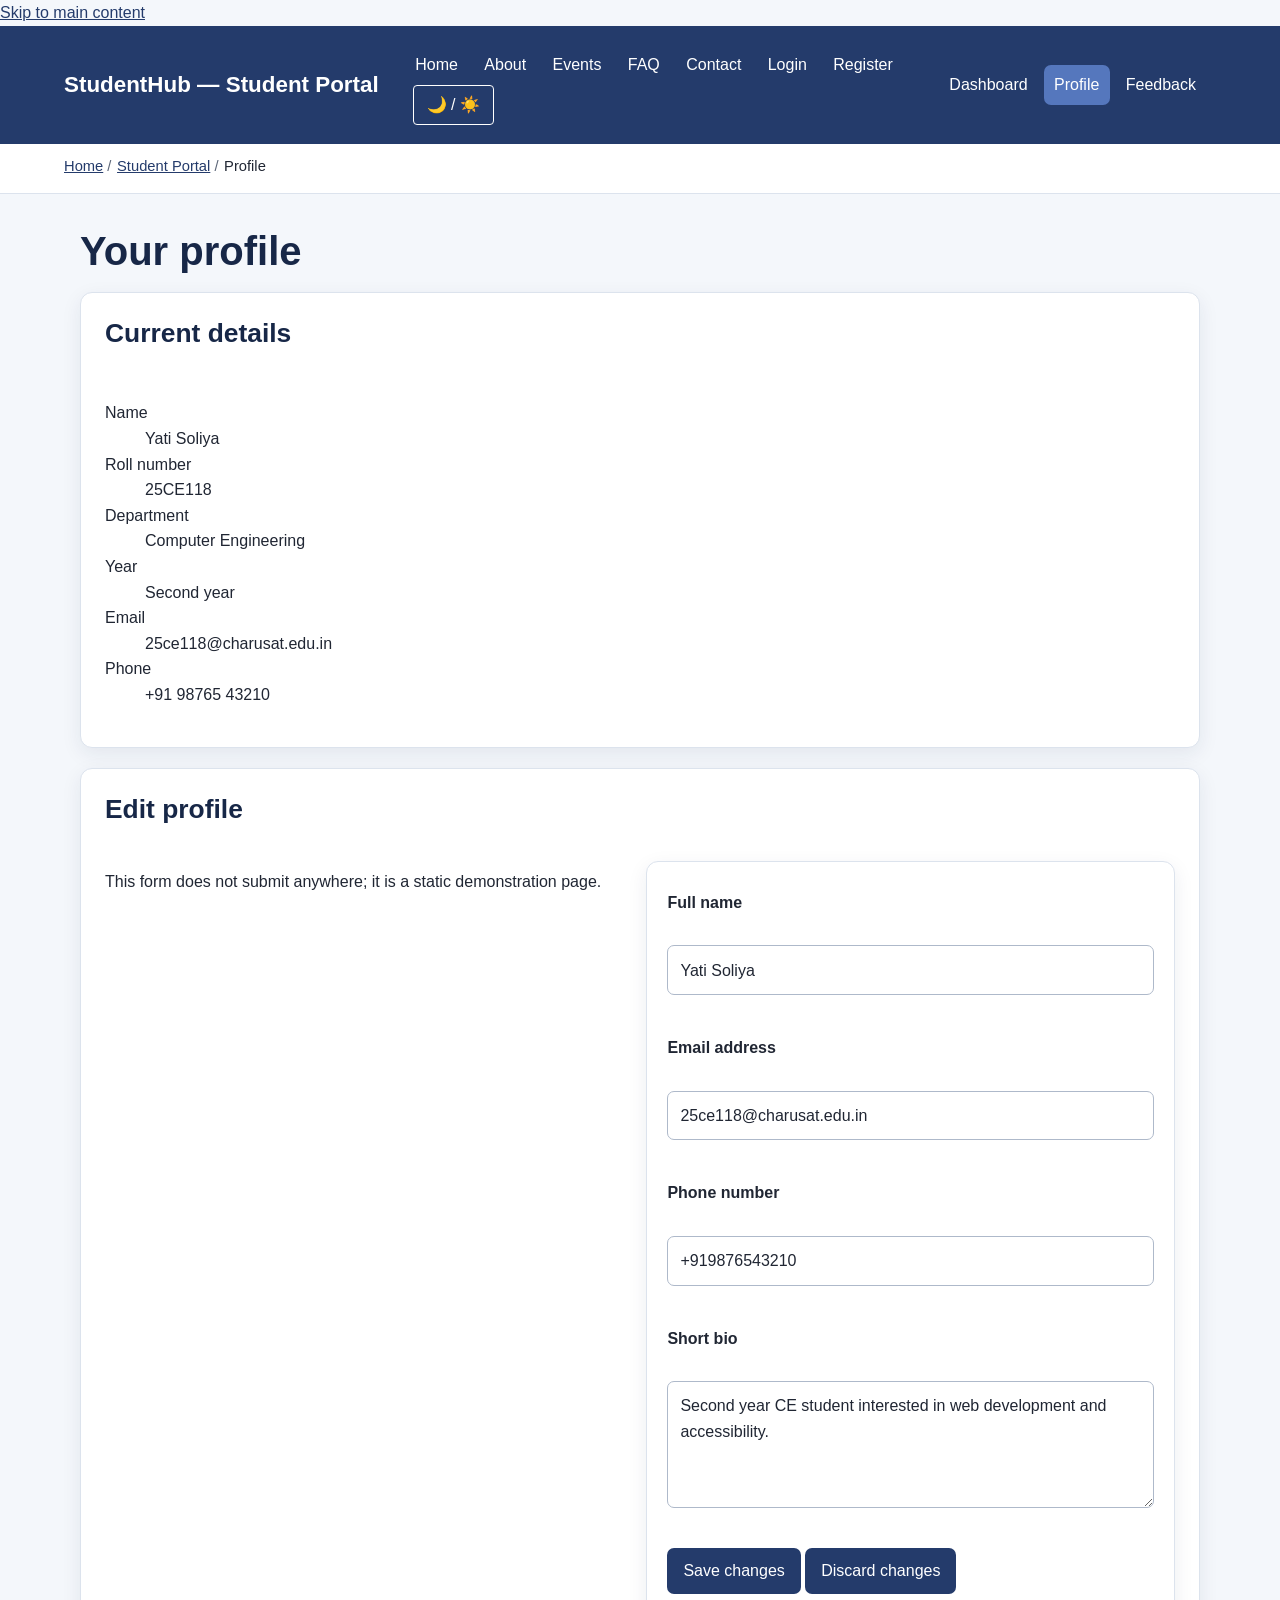
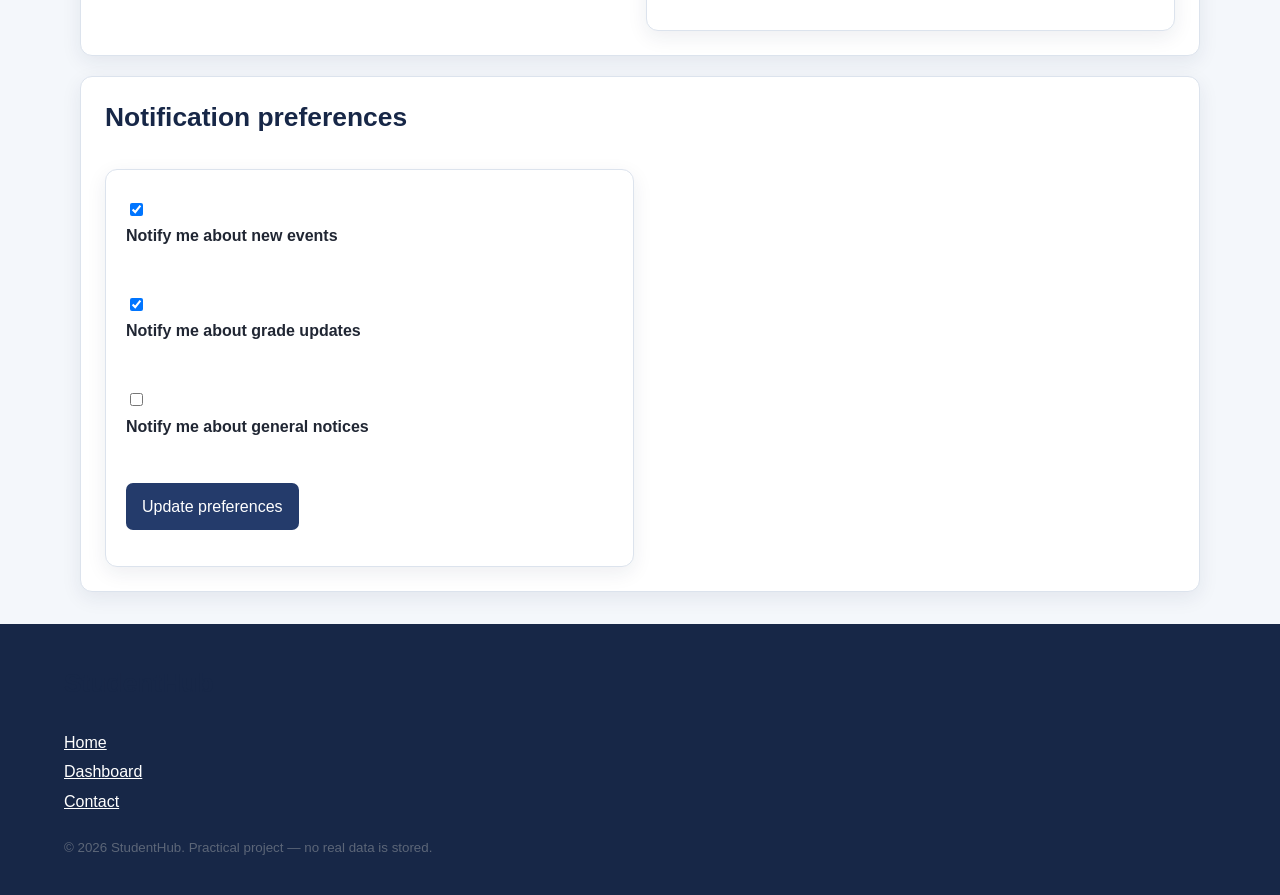
<file: profile.html>
<!DOCTYPE html>
<html lang="en">
<head>
  <meta charset="UTF-8">
<meta name="viewport" content="width=device-width, initial-scale=1.0">
  <title>Profile | StudentHub</title>
  <link rel="stylesheet" href="style.css">
  <meta name="description" content="Manage your StudentHub profile details.">
</head>
<body>

  <a href="#main">Skip to main content</a>

  <header>
    <p><strong>StudentHub</strong> &mdash; Student Portal</p>
    <nav aria-label="Primary">
    <!-- Hamburger Menu Button -->
    <button id="hamburger" aria-label="Toggle navigation">☰</button>

    <ul>
        <li><a href="index.html">Home</a></li>
        <li><a href="about.html">About</a></li>
        <li><a href="events.html">Events</a></li>
        <li><a href="faq.html">FAQ</a></li>
        <li><a href="contact.html">Contact</a></li>
        <li><a href="login.html">Login</a></li>
        <li><a href="register.html">Register</a></li>
    </ul>

    <!-- Theme Switcher Button -->
    <button id="theme-toggle" aria-label="Toggle dark mode">🌙 / ☀️</button>
</nav>
    <nav aria-label="Student Portal">
      <ul>
        <li><a href="dashboard.html">Dashboard</a></li>
        <li><a href="profile.html" aria-current="page">Profile</a></li>
        <li><a href="feedback.html">Feedback</a></li>
      </ul>
    </nav>
  </header>

  <nav aria-label="Breadcrumb">
    <ol>
      <li><a href="index.html">Home</a></li>
      <li><a href="dashboard.html">Student Portal</a></li>
      <li aria-current="page">Profile</li>
    </ol>
  </nav>

  <main id="main">

    <h1>Your profile</h1>

    <section aria-labelledby="current-heading">
      <h2 id="current-heading">Current details</h2>
      <dl>
        <dt>Name</dt>
        <dd>Yati Soliya</dd>
        <dt>Roll number</dt>
        <dd>25CE118</dd>
        <dt>Department</dt>
        <dd>Computer Engineering</dd>
        <dt>Year</dt>
        <dd>Second year</dd>
        <dt>Email</dt>
        <dd>25ce118@charusat.edu.in</dd>
        <dt>Phone</dt>
        <dd>+91 98765 43210</dd>
      </dl>
    </section>

    <section aria-labelledby="edit-heading">
      <h2 id="edit-heading">Edit profile</h2>
      <p>This form does not submit anywhere; it is a static demonstration page.</p>

      <form action="#" method="post">
        <p>
          <label for="p-name">Full name</label><br>
          <input type="text" id="p-name" name="name" value="Yati Soliya" autocomplete="name">
        </p>

        <p>
          <label for="p-email">Email address</label><br>
          <input type="email" id="p-email" name="email" value="25ce118@charusat.edu.in" autocomplete="email">
        </p>

        <p>
          <label for="p-phone">Phone number</label><br>
          <input type="tel" id="p-phone" name="phone" value="+919876543210" autocomplete="tel">
        </p>

        <p>
          <label for="p-bio">Short bio</label><br>
          <textarea id="p-bio" name="bio" rows="4" cols="40">Second year CE student interested in web development and accessibility.</textarea>
        </p>

        <p>
          <button type="submit">Save changes</button>
          <button type="reset">Discard changes</button>
        </p>
      </form>
    </section>

    <section aria-labelledby="preferences-heading">
      <h2 id="preferences-heading">Notification preferences</h2>
      <form action="#" method="post">
        <p>
          <input type="checkbox" id="notify-events" name="notify" value="events" checked>
          <label for="notify-events">Notify me about new events</label>
        </p>
        <p>
          <input type="checkbox" id="notify-grades" name="notify" value="grades" checked>
          <label for="notify-grades">Notify me about grade updates</label>
        </p>
        <p>
          <input type="checkbox" id="notify-notices" name="notify" value="notices">
          <label for="notify-notices">Notify me about general notices</label>
        </p>
        <p>
          <button type="submit">Update preferences</button>
        </p>
      </form>
    </section>

  </main>

  <footer>
    <h2>StudentHub</h2>
    <nav aria-label="Footer">
      <ul>
        <li><a href="index.html">Home</a></li>
        <li><a href="dashboard.html">Dashboard</a></li>
        <li><a href="contact.html">Contact</a></li>
      </ul>
    </nav>
    <p><small>&copy; 2026 StudentHub. Practical project &mdash; no real data is stored.</small></p>
  </footer>
<script src="script.js"></script>
</body>
</html>
</file>
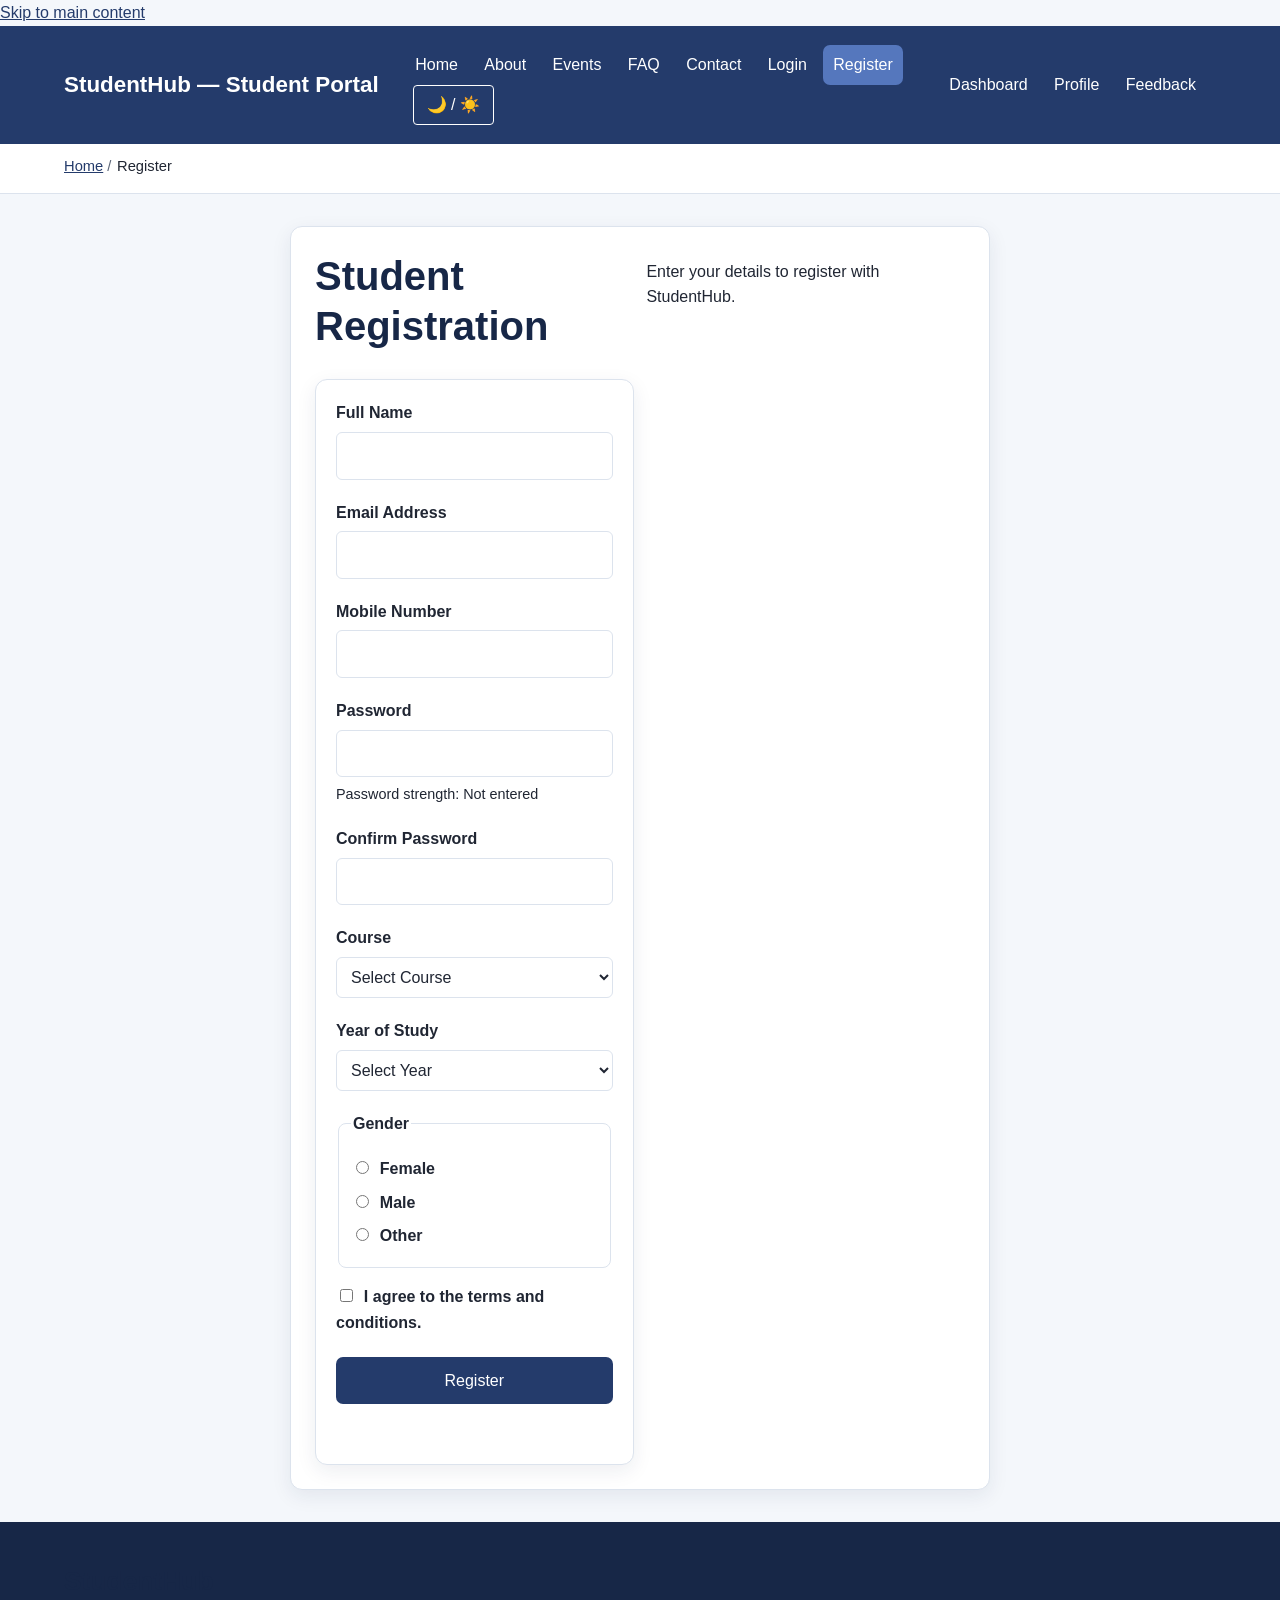
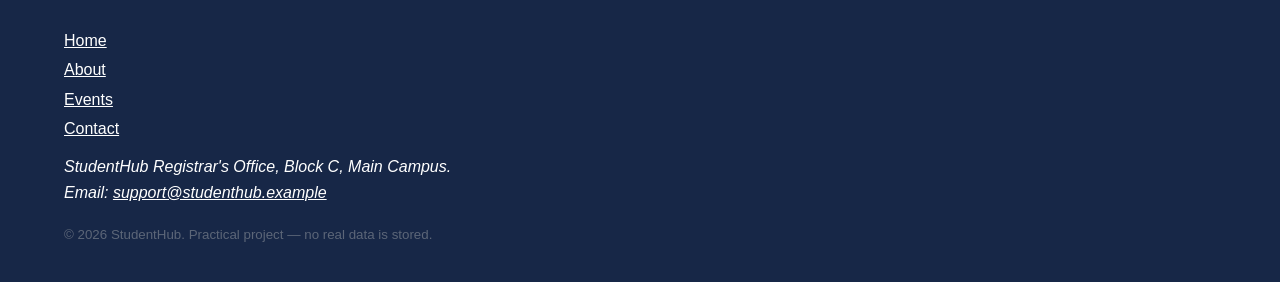
<file: register.html>
<!DOCTYPE html>
<html lang="en">
<head>
    <meta charset="UTF-8">
    <meta name="viewport" content="width=device-width, initial-scale=1.0">
    <title>Register | StudentHub</title>
    <meta name="description" content="Register as a student on StudentHub.">
    <link rel="stylesheet" href="style.css">

    <style>
        .registration-card {
            max-width: 700px;
            margin: 24px auto;
        }

        .registration-form {
            display: grid;
            grid-template-columns: minmax(0, 1fr);
            gap: 16px;
        }

        .registration-form .form-group {
            min-width: 0;
        }

        .registration-form label,
        .registration-form legend {
            font-weight: 600;
        }

        .registration-form .form-group > label {
            display: block;
            margin-bottom: 6px;
        }

        .registration-form input:not([type="radio"]):not([type="checkbox"]),
        .registration-form select {
            width: 100%;
            padding: 10px;
            border: 1px solid var(--border);
            border-radius: 6px;
            background: var(--surface);
            color: var(--text);
        }

        .registration-form fieldset {
            border: 1px solid var(--border);
            border-radius: 8px;
            padding: 12px;
        }

        .registration-form .gender-option {
            display: inline-flex;
            align-items: center;
            gap: 6px;
            margin: 8px 16px 0 0;
        }

        .registration-form .error {
            display: block;
            color: #c62828;
            font-size: 0.9rem;
            margin-top: 4px;
        }

        .registration-form input[aria-invalid="true"],
        .registration-form select[aria-invalid="true"] {
            border-color: #c62828;
        }

        #passwordStrength {
            margin-top: 6px;
            font-size: 0.9rem;
        }

        #successMessage {
            color: #15803d;
            font-weight: 600;
        }

        .registration-form button[type="submit"] {
            width: 100%;
            padding: 12px;
            cursor: pointer;
        }

        @media (min-width: 600px) {
            .registration-form .two-column {
                display: grid;
                grid-template-columns: repeat(2, minmax(0, 1fr));
                gap: 16px;
            }
        }
    </style>
</head>

<body>
    <a href="#main">Skip to main content</a>

    <header>
        <p><strong>StudentHub</strong> &mdash; Student Portal</p>

        <nav aria-label="Primary">
            <button id="hamburger" aria-label="Toggle navigation"
                    aria-expanded="false">☰</button>

            <ul id="nav-menu">
                <li><a href="index.html">Home</a></li>
                <li><a href="about.html">About</a></li>
                <li><a href="events.html">Events</a></li>
                <li><a href="faq.html">FAQ</a></li>
                <li><a href="contact.html">Contact</a></li>
                <li><a href="login.html">Login</a></li>
                <li><a href="register.html" aria-current="page">Register</a></li>
            </ul>

            <button id="theme-toggle" aria-label="Toggle dark mode">
                🌙 / ☀️
            </button>
        </nav>

        <nav aria-label="Student Portal">
            <ul>
                <li><a href="dashboard.html">Dashboard</a></li>
                <li><a href="profile.html">Profile</a></li>
                <li><a href="feedback.html">Feedback</a></li>
            </ul>
        </nav>
    </header>

    <nav aria-label="Breadcrumb">
        <ol>
            <li><a href="index.html">Home</a></li>
            <li aria-current="page">Register</li>
        </ol>
    </nav>

    <main id="main">
        <section class="registration-card">
            <h1>Student Registration</h1>
            <p>Enter your details to register with StudentHub.</p>

            <form id="registrationForm" class="registration-form" novalidate>
                <div class="form-group">
                    <label for="name">Full Name</label>
                    <input type="text" id="name" name="name"
                           autocomplete="name" required
                           aria-describedby="nameError">
                    <span class="error" id="nameError"></span>
                </div>

                <div class="form-group">
                    <label for="email">Email Address</label>
                    <input type="email" id="email" name="email"
                           autocomplete="email" required
                           aria-describedby="emailError">
                    <span class="error" id="emailError"></span>
                </div>

                <div class="form-group">
                    <label for="mobile">Mobile Number</label>
                    <input type="tel" id="mobile" name="mobile"
                           inputmode="numeric" maxlength="10"
                           autocomplete="tel" required
                           aria-describedby="mobileError">
                    <span class="error" id="mobileError"></span>
                </div>

                <div class="form-group">
                    <label for="password">Password</label>
                    <input type="password" id="password" name="password"
                           autocomplete="new-password" required
                           aria-describedby="passwordStrength passwordError">
                    <div id="passwordStrength" aria-live="polite">
                        Password strength: Not entered
                    </div>
                    <span class="error" id="passwordError"></span>
                </div>

                <div class="form-group">
                    <label for="confirmPassword">Confirm Password</label>
                    <input type="password" id="confirmPassword"
                           name="confirmPassword"
                           autocomplete="new-password" required
                           aria-describedby="confirmPasswordError">
                    <span class="error" id="confirmPasswordError"></span>
                </div>

                <div class="form-group">
                    <label for="course">Course</label>
                    <select id="course" name="course" required
                            aria-describedby="courseError">
                        <option value="">Select Course</option>
                        <option value="Computer Engineering">Computer Engineering</option>
                        <option value="Information Technology">Information Technology</option>
                        <option value="Mechanical Engineering">Mechanical Engineering</option>
                        <option value="Civil Engineering">Civil Engineering</option>
                        <option value="Electrical Engineering">Electrical Engineering</option>
                    </select>
                    <span class="error" id="courseError"></span>
                </div>

                <div class="form-group">
                    <label for="year">Year of Study</label>
                    <select id="year" name="year" required
                            aria-describedby="yearError">
                        <option value="">Select Year</option>
                        <option value="1">First Year</option>
                        <option value="2">Second Year</option>
                        <option value="3">Third Year</option>
                        <option value="4">Fourth Year</option>
                    </select>
                    <span class="error" id="yearError"></span>
                </div>

                <fieldset class="form-group">
                    <legend>Gender</legend>

                    <label class="gender-option">
                        <input type="radio" name="gender" value="Female">
                        Female
                    </label>

                    <label class="gender-option">
                        <input type="radio" name="gender" value="Male">
                        Male
                    </label>

                    <label class="gender-option">
                        <input type="radio" name="gender" value="Other">
                        Other
                    </label>

                    <span class="error" id="genderError"></span>
                </fieldset>

                <div class="form-group">
                    <label>
                        <input type="checkbox" id="terms" name="terms">
                        I agree to the terms and conditions.
                    </label>
                    <span class="error" id="termsError"></span>
                </div>

                <button type="submit">Register</button>

                <p id="successMessage" role="status"
                   aria-live="polite"></p>
            </form>
        </section>
    </main>

    <footer>
        <h2>StudentHub</h2>

        <nav aria-label="Footer">
            <ul>
                <li><a href="index.html">Home</a></li>
                <li><a href="about.html">About</a></li>
                <li><a href="events.html">Events</a></li>
                <li><a href="contact.html">Contact</a></li>
            </ul>
        </nav>

        <address>
            StudentHub Registrar's Office, Block C, Main Campus.<br>
            Email:
            <a href="mailto:support@studenthub.example">
                support@studenthub.example
            </a>
        </address>

        <p><small>&copy; 2026 StudentHub. Practical project &mdash; no real data is stored.</small></p>
    </footer>

    <script>
        const registrationForm = document.getElementById("registrationForm");

        const fieldIds = [
            "name",
            "email",
            "mobile",
            "password",
            "confirmPassword",
            "course",
            "year"
        ];

        function setError(id, message) {
            const field = document.getElementById(id);
            const error = document.getElementById(id + "Error");

            error.textContent = message;

            if (field) {
                field.setAttribute(
                    "aria-invalid",
                    message ? "true" : "false"
                );
            }
        }

        function clearErrors() {
            fieldIds.forEach(function (id) {
                setError(id, "");
            });

            setError("gender", "");
            setError("terms", "");

            document.getElementById("successMessage").textContent = "";
        }

        function validateRegistration() {
            clearErrors();

            let valid = true;

            const name = document.getElementById("name").value.trim();
            const email = document.getElementById("email").value.trim();
            const mobile = document.getElementById("mobile").value.trim();
            const password = document.getElementById("password").value;
            const confirmPassword =
                document.getElementById("confirmPassword").value;
            const course = document.getElementById("course").value;
            const year = document.getElementById("year").value;
            const gender = document.querySelector(
                'input[name="gender"]:checked'
            );
            const terms = document.getElementById("terms").checked;

            if (!/^[A-Za-z ]{2,50}$/.test(name)) {
                setError("name", "Enter a valid name using letters and spaces.");
                valid = false;
            }

            if (!/^[^\s@]+@[^\s@]+\.[^\s@]+$/.test(email)) {
                setError("email", "Enter a valid email address.");
                valid = false;
            }

            if (!/^[6-9]\d{9}$/.test(mobile)) {
                setError("mobile", "Enter a valid 10-digit Indian mobile number.");
                valid = false;
            }

            if (!/^(?=.*[a-z])(?=.*[A-Z])(?=.*\d)(?=.*[^A-Za-z0-9]).{8,}$/.test(password)) {
                setError(
                    "password",
                    "Use at least 8 characters, including uppercase, lowercase, a number and a symbol."
                );
                valid = false;
            }

            if (confirmPassword === "" || confirmPassword !== password) {
                setError("confirmPassword", "Passwords do not match.");
                valid = false;
            }

            if (!course) {
                setError("course", "Please select your course.");
                valid = false;
            }

            if (!year) {
                setError("year", "Please select your year of study.");
                valid = false;
            }

            if (!gender) {
                setError("gender", "Please select a gender.");
                valid = false;
            }

            if (!terms) {
                setError("terms", "Please accept the terms and conditions.");
                valid = false;
            }

            return valid;
        }

        document.getElementById("password").addEventListener("input", function () {
            const password = this.value;
            let score = 0;

            if (password.length >= 8) score++;
            if (/[a-z]/.test(password)) score++;
            if (/[A-Z]/.test(password)) score++;
            if (/\d/.test(password)) score++;
            if (/[^A-Za-z0-9]/.test(password)) score++;

            let strength = "Weak";

            if (password.length === 0) {
                strength = "Not entered";
            } else if (score >= 5) {
                strength = "Strong";
            } else if (score >= 3) {
                strength = "Medium";
            }

            document.getElementById("passwordStrength").textContent =
                "Password strength: " + strength;

            setError("password", "");
            document.getElementById("successMessage").textContent = "";
        });

        fieldIds.forEach(function (id) {
            const field = document.getElementById(id);

            field.addEventListener("input", function () {
                setError(id, "");
                document.getElementById("successMessage").textContent = "";
            });

            field.addEventListener("change", function () {
                setError(id, "");
            });
        });

        document.querySelectorAll('input[name="gender"]').forEach(function (radio) {
            radio.addEventListener("change", function () {
                setError("gender", "");
            });
        });

        document.getElementById("terms").addEventListener("change", function () {
            setError("terms", "");
        });

        registrationForm.addEventListener("submit", function (event) {
            event.preventDefault();

            if (validateRegistration()) {
                document.getElementById("successMessage").textContent =
                    "Registration form validated successfully!";
            }
        });
    </script>
    <script src="script.js"></script>
</body>
</html>
</file>
<file: style.css>
/* StudentHub — Practical 
*/

:root {
  --primary: #243b6b;
  --primary-dark: #172747;
  --accent: #5577bd;
  --background: #f4f7fb;
  --surface: #ffffff;
  --text: #202633;
  --muted: #5c6678;
  --border: #dce3ed;
  --success: #e8f7ee;
  --radius: 12px;
  --shadow: 0 6px 20px rgba(25, 43, 76, 0.08);
}

* {
  box-sizing: border-box;
}

html {
  scroll-behavior: smooth;
}

body {
  margin: 0;
  font-family: Arial, Helvetica, sans-serif;
  font-size: 16px;
  line-height: 1.6;
  color: var(--text);
  background: var(--background);
  transition: background-color 0.3s ease, color 0.3s ease;
}

img {
  max-width: 100%;
  height: auto;
}

a {
  color: var(--primary);
}

a:focus-visible,
button:focus-visible,
input:focus-visible,
select:focus-visible,
textarea:focus-visible {
  outline: 3px solid #f0b429;
  outline-offset: 3px;
}

header {
  background: var(--primary);
  color: #fff;
  padding: 1rem 5%;
}

header p {
  margin: 0 0 0.75rem;
  font-size: 1.4rem;
  font-weight: 700;
}

header nav {
  display: inline-block;
  margin: 0.2rem 0.6rem 0.2rem 0;
}

nav ul,
nav ol {
  margin: 0;
  padding: 0;
  list-style: none;
}

header nav ul {
  display: flex;
  flex-wrap: wrap;
  gap: 0.35rem;
}

header nav li {
  margin: 0;
}

header a {
  display: inline-block;
  color: #fff;
  text-decoration: none;
  padding: 0.45rem 0.65rem;
  border-radius: 7px;
}

header a:hover,
header a[aria-current="page"] {
  background: var(--accent);
}

/* Hide Hamburger button by default on desktop */
#hamburger {
  display: none;
  background: none;
  border: 1px solid #fff;
  color: #fff;
  font-size: 1.3rem;
  padding: 0.2rem 0.5rem;
  cursor: pointer;
  border-radius: 4px;
}

/* Theme Switcher Button */
#theme-toggle {
  cursor: pointer;
  background: none;
  border: 1px solid #fff;
  color: #fff;
  padding: 0.4rem 0.8rem;
  border-radius: 4px;
  margin-left: 0.5rem;
}

body > nav[aria-label="Breadcrumb"] {
  background: var(--surface);
  padding: 0.65rem 5%;
  border-bottom: 1px solid var(--border);
  font-size: 0.92rem;
}

body > nav[aria-label="Breadcrumb"] ol {
  display: flex;
  flex-wrap: wrap;
  gap: 0.35rem;
}

body > nav[aria-label="Breadcrumb"] li:not(:last-child)::after {
  content: " /";
  color: var(--muted);
}

main {
  width: min(1120px, 92%);
  margin: 1.5rem auto;
  min-height: 55vh;
}

h1,
h2,
h3 {
  color: var(--primary-dark);
  line-height: 1.25;
}

h1 {
  font-size: clamp(1.7rem, 4vw, 2.5rem);
  margin: 0 0 1rem;
}

h2 {
  font-size: clamp(1.25rem, 2.5vw, 1.65rem);
  margin-top: 1.5rem;
}

h3 {
  font-size: 1.1rem;
}

p {
  margin-top: 0.5rem;
}

section,
article,
aside,
form,
main > div {
  min-width: 0;
}

section,
article,
aside {
  margin-bottom: 1.25rem;
}

main > section,
main > article,
main > aside,
main > form,
main > div,
form,
article {
  background: var(--surface);
  border: 1px solid var(--border);
  border-radius: var(--radius);
  padding: 1rem;
  box-shadow: var(--shadow);
}

main > h1 + p {
  color: var(--muted);
}

main > section > h2:first-child,
main > article > h2:first-child {
  margin-top: 0;
}

header,
footer {
  display: flex;
  flex-direction: column;
  gap: 0.5rem;
}

main > section,
main > article {
  display: grid;
  grid-template-columns: minmax(0, 1fr);
  gap: 0.8rem;
}

main > section > h2,
main > article > h2 {
  grid-column: 1 / -1;
}

form {
  display: grid;
  grid-template-columns: minmax(0, 1fr);
  gap: 0.8rem;
}

label {
  display: block;
  font-weight: 600;
  margin-bottom: 0.25rem;
}

input,
select,
textarea,
button {
  font: inherit;
}

input,
select,
textarea {
  display: block;
  width: 100%;
  max-width: 100%;
  padding: 0.7rem 0.75rem;
  border: 1px solid #aeb9ca;
  border-radius: 7px;
  background: #fff;
  color: var(--text);
}

textarea {
  min-height: 120px;
  resize: vertical;
}

button:not(#hamburger):not(#theme-toggle),
input[type="submit"],
input[type="reset"],
input[type="button"] {
  width: auto;
  max-width: 100%;
  padding: 0.65rem 1rem;
  border: 0;
  border-radius: 7px;
  background: var(--primary);
  color: #fff;
  cursor: pointer;
}

button:not(#hamburger):not(#theme-toggle):hover,
input[type="submit"]:hover,
input[type="reset"]:hover,
input[type="button"]:hover {
  background: var(--primary-dark);
}

input[type="checkbox"],
input[type="radio"] {
  display: inline-block;
  width: auto;
  margin-right: 0.4rem;
}

table {
  width: 100%;
  border-collapse: collapse;
  margin: 1rem 0;
  background: var(--surface);
}

th,
td {
  border: 1px solid var(--border);
  padding: 0.65rem;
  text-align: left;
  vertical-align: top;
}

th {
  background: #e9eef8;
  color: var(--primary-dark);
}

footer {
  background: var(--primary-dark);
  color: #fff;
  padding: 1.2rem 5%;
  margin-top: 2rem;
}

footer a {
  color: #fff;
}

ul,
ol {
  padding-left: 1.35rem;
}

li {
  margin-bottom: 0.25rem;
}

hr {
  border: 0;
  border-top: 1px solid var(--border);
  margin: 1.25rem 0;
}

small,
.muted {
  color: var(--muted);
}

/* 
   Practical 4: Dark Mode Styling (Global)
   */
body.dark-mode {
  background-color: #121212;
  color: #ffffff;
}

body.dark-mode header,
body.dark-mode footer {
  background-color: #1a1a1a;
  border-color: #333;
}

body.dark-mode .card,
body.dark-mode main > section,
body.dark-mode main > article,
body.dark-mode main > form,
body.dark-mode body > nav[aria-label="Breadcrumb"],
body.dark-mode table,
body.dark-mode th {
  background-color: #1e1e1e;
  color: #ffffff;
  border-color: #333;
}

body.dark-mode th {
  color: #66b3ff;
}

body.dark-mode input,
body.dark-mode select,
body.dark-mode textarea {
  background-color: #2a2a2a;
  color: #ffffff;
  border-color: #444;
}
body.dark-mode h1,
body.dark-mode h2,
body.dark-mode h3,
body.dark-mode h4,
body.dark-mode h5,
body.dark-mode h6,
body.dark-mode p,
body.dark-mode span,
body.dark-mode label,
body.dark-mode li,
body.dark-mode td,
body.dark-mode a {
  color: #e0e0e0;
}

body.dark-mode a:hover {
  color: #66b3ff;
}

/* 
   Media Queries (Responsive Layout & Mobile Menu)
    */

/* Tablet */
@media (min-width: 600px) {
  main {
    width: min(1120px, 90%);
    margin: 2rem auto;
  }

  main > section,
  main > article {
    grid-template-columns: repeat(2, minmax(0, 1fr));
    padding: 1.25rem;
  }

  form {
    grid-template-columns: repeat(2, minmax(0, 1fr));
    padding: 1.25rem;
  }

  form > h2,
  form > p,
  form > fieldset,
  form > textarea,
  form > button,
  form > input[type="submit"],
  form > input[type="reset"],
  form > .full-width {
    grid-column: 1 / -1;
  }

  header {
    flex-direction: row;
    align-items: center;
    justify-content: space-between;
    flex-wrap: wrap;
  }

  header p {
    margin: 0;
  }
}

/* Desktop */
@media (min-width: 900px) {
  main {
    width: min(1120px, 88%);
  }

  main > section:has(> article),
  main > article:has(> article) {
    grid-template-columns: repeat(3, minmax(0, 1fr));
  }

  main > section,
  main > article {
    padding: 1.5rem;
  }

  form {
    column-gap: 1.25rem;
    row-gap: 1rem;
  }
}

/* Mobile Menu & Small Screens */
@media (max-width: 767px) {
  #hamburger {
    display: block;
  }

  #nav-menu {
    display: none;
    flex-direction: column;
    width: 100%;
    margin-top: 0.5rem;
  }

  #nav-menu.active {
    display: flex;
  }
}

/* Small phones */
@media (max-width: 599px) {
  header {
    padding: 1rem 4%;
  }

  header nav ul {
    gap: 0.2rem;
  }

  header a {
    padding: 0.4rem 0.5rem;
    font-size: 0.92rem;
  }

  main {
    width: 92%;
    margin: 1rem auto;
  }

  main > section,
  main > article,
  main > div,
  main > form,
  form {
    padding: 0.85rem;
  }

  table {
    display: block;
    overflow-x: auto;
    white-space: nowrap;
  }
th, td {
    padding: 0.5rem;
  }
  /* Dark mode fixes for all pages */
body.dark-mode {
    background: #121212;
    color: #e0e0e0;
}

body.dark-mode main > section,
body.dark-mode main > article,
body.dark-mode main > aside,
body.dark-mode main > div,
body.dark-mode main > form,
body.dark-mode form,
body.dark-mode table,
body.dark-mode fieldset {
    background: #1e1e1e;
    color: #e0e0e0;
    border-color: #444;
}

body.dark-mode h1,
body.dark-mode h2,
body.dark-mode h3,
body.dark-mode p,
body.dark-mode label,
body.dark-mode legend,
body.dark-mode li,
body.dark-mode td {
    color: #e0e0e0;
}

body.dark-mode input:not([type="checkbox"]):not([type="radio"]),
body.dark-mode select,
body.dark-mode textarea {
    background: #2a2a2a;
    color: #fff;
    border-color: #555;
}

body.dark-mode input::placeholder,
body.dark-mode textarea::placeholder {
    color: #bbb;
}

body.dark-mode > nav[aria-label="Breadcrumb"] {
    background: #1e1e1e;
    color: #e0e0e0;
    border-color: #444;
}

body.dark-mode > nav[aria-label="Breadcrumb"] a {
    color: #8ab4f8;
}

body.dark-mode header,
body.dark-mode footer {
    background: #1a1a1a;
    color: #fff;
}

body.dark-mode header p,
body.dark-mode header a,
body.dark-mode footer a {
    color: #fff;
}

body.dark-mode #theme-toggle {
    color: #fff;
    border-color: #aaa;
}

}
</file>
